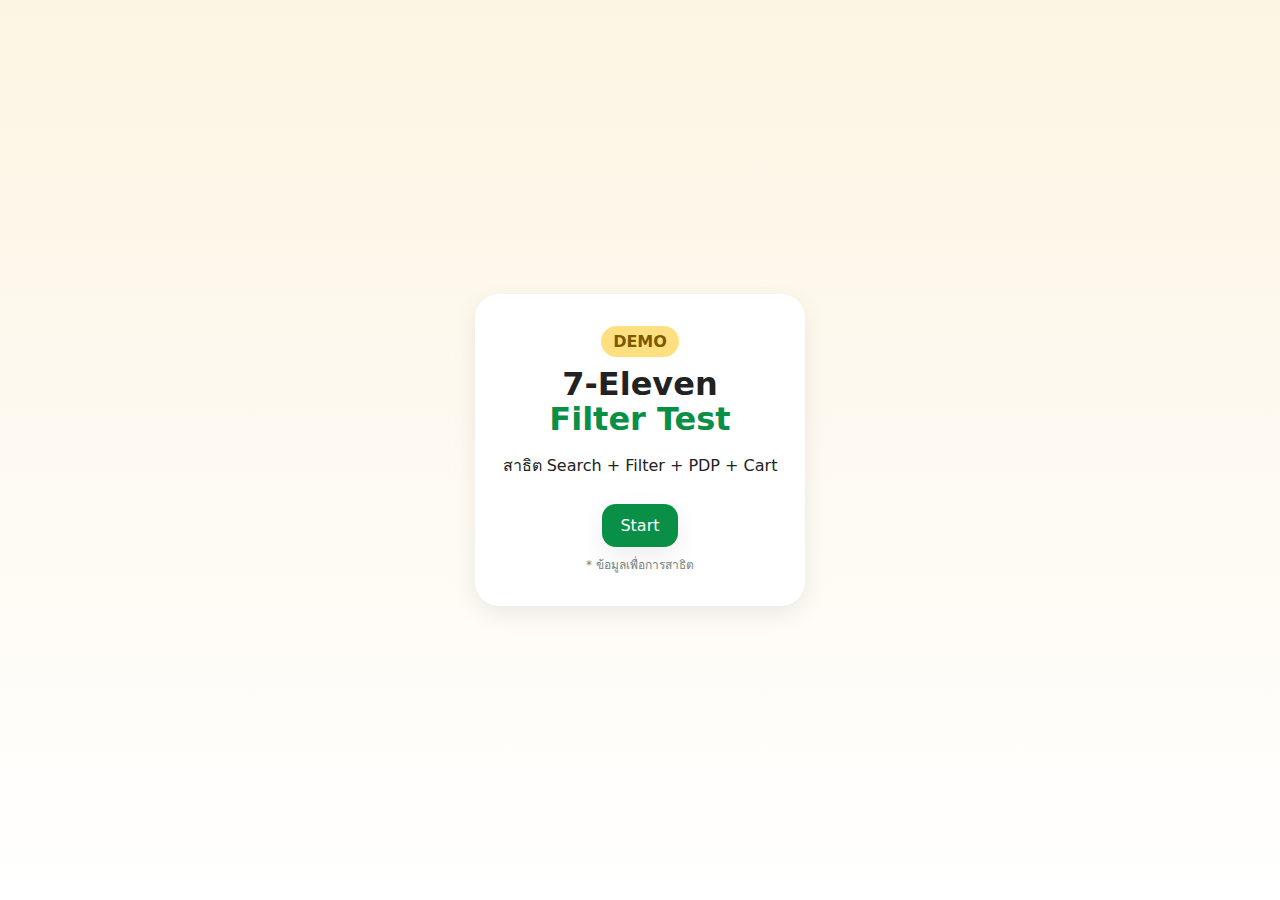
<file: demo/index.html>
<!doctype html>
<html lang="th">
<head>
  <meta charset="utf-8" />
  <meta name="viewport" content="width=device-width, initial-scale=1" />
  <title>7-Eleven • Food Filter Demo (Phase 3)</title>
  <link rel="stylesheet" href="styles/main.css" />
</head>
<body>
  <!-- Landing -->
  <section id="landing" class="landing">
    <div class="landing-inner">
      <div class="badge">DEMO</div>
      <h1>7-Eleven<br><span>Filter Test</span></h1>
      <p>สาธิต Search + Filter + PDP + Cart</p>
      <a id="startBtn" class="cta" href="#app" role="button" aria-controls="app">Start</a>
      <div class="tip">* ข้อมูลเพื่อการสาธิต</div>
    </div>
  </section>

  <!-- APP -->
  <section id="app" class="app hidden" tabindex="-1">
    <header class="topbar">
      <div class="brand">7-Delivery</div>
      <button id="cartBtn" class="icon-btn cart" title="ตะกร้า">
        <img src="assets/basket.png" class="icon-img" alt="cart" />
        <span id="cartBadge" class="badge count hide">0</span>
      </button>
    </header>

    <main class="container">
      <section class="searchbar">
        <input id="searchInput" type="text" placeholder="ค้นหาอาหาร… เช่น ข้าวไก่, เส้นหมู, นม" />
        <button id="filterBtn" class="icon-btn" title="ฟิลเตอร์">
          <img src="assets/filter.png" class="icon-img" alt="filter" />
        </button>
      </section>

      <section class="chips">
        <button class="chip" data-chip="promo">มีโปร</button>
      </section>

      <section id="activeSummary" class="summary hide"></section>

      <section class="tabs">
        <button class="tab active">อาหาร</button>
        <button class="tab disabled">ขนม (Coming soon)</button>
        <button class="tab disabled">ของใช้ (Coming soon)</button>
      </section>

      <div class="toolbar">
        <label>จัดเรียง
          <select id="sortSelect">
            <option value="recommended">แนะนำ</option>
            <option value="price_asc">ราคาต่ำ→สูง</option>
            <option value="price_desc">ราคาสูง→ต่ำ</option>
            <option value="promo_first">โปรมาก่อน</option>
          </select>
        </label>
      </div>

      <section id="results" class="grid"></section>

      <template id="cardTpl">
        <article class="card clickable">
          <div class="thumb"><div class="ph">IMG</div></div>
          <h4 class="title"></h4>
          <div class="meta">
            <span class="price"></span>
            <span class="badge promo hide">โปร</span>
          </div>
        </article>
      </template>
    </main>

    <!-- Filter Panel -->
    <aside id="panel" class="panel">
      <div class="panel-header">
        <strong>ฟิลเตอร์</strong>
        <button id="closePanel" class="icon-btn">✖</button>
      </div>
      <div class="panel-content">
        <div class="group">
          <div class="group-title">หมวดหลัก</div>
          <label><input type="checkbox" name="category" value="พร้อมทาน" /> พร้อมทาน</label>
          <label><input type="checkbox" name="category" value="ทานเล่น" /> ทานเล่น</label>
          <label><input type="checkbox" name="category" value="สำเร็จรูป" /> สำเร็จรูป</label>
        </div>
        <div class="group">
          <div class="group-title">โปรตีน</div>
          <label><input type="checkbox" name="protein" value="ไก่" /> ไก่</label>
          <label><input type="checkbox" name="protein" value="หมู" /> หมู</label>
          <label><input type="checkbox" name="protein" value="ปลา" /> ปลา</label>
          <label><input type="checkbox" name="protein" value="วัว" /> วัว</label>
          <label><input type="checkbox" name="protein" value="ไม่มีเนื้อสัตว์" /> ไม่มีเนื้อสัตว์</label>
        </div>
        <div class="group">
          <div class="group-title">ฐานอาหาร</div>
          <label><input type="checkbox" name="base" value="ข้าว" /> ข้าว</label>
          <label><input type="checkbox" name="base" value="เส้น" /> เส้น</label>
        </div>
        <div class="group">
          <div class="group-title">ราคา</div>
          <label><input type="radio" name="price" value="" checked /> ทั้งหมด</label>
          <label><input type="radio" name="price" value="lte30" /> ≤ 30</label>
          <label><input type="radio" name="price" value="31to50" /> 31–50</label>
          <label><input type="radio" name="price" value="gt50" /> > 50</label>
        </div>
        <div class="group">
          <div class="group-title">โปรโมชัน</div>
          <label><input type="checkbox" name="promo" value="has" /> มีโปร</label>
        </div>
      </div>
      <div class="panel-actions">
        <button id="resetBtn" class="ghost">ล้างทั้งหมด</button>
        <button id="applyBtn" class="primary">นำไปใช้</button>
      </div>
    </aside>

    <!-- PDP Bottom Sheet -->
    <section id="pdp" class="sheet hidden" aria-modal="true" role="dialog">
      <div class="sheet-inner">
        <div class="sheet-header">
          <button id="pdpClose" class="icon-btn">✖</button>
        </div>
        <div class="pdp-hero"><div class="hero-img">IMG</div></div>
        <div class="pdp-body">
          <h2 id="pdpTitle"></h2>
          <div class="price-line"><span id="pdpPrice"></span></div>

          <div id="pdpHeat" class="opt-group hidden">
            <div class="opt-title">เลือก</div>
            <div class="seg">
              <button class="seg-btn" data-heat="อุ่น">อุ่น</button>
              <button class="seg-btn" data-heat="ไม่อุ่น">ไม่อุ่น</button>
            </div>
          </div>

          <div id="pdpSauce" class="opt-group hidden">
            <div class="opt-title">ซอส</div>
            <div id="sauceList" class="seg"></div>
          </div>

          <div id="pdpAddons" class="opt-group hidden">
            <div class="opt-title">ตัวเลือกเพิ่ม</div>
            <div id="addonList" class="check-list"></div>
          </div>

          <div class="pdp-qty">
            <button id="qtyMinus" class="qty">−</button>
            <span id="qtyVal">1</span>
            <button id="qtyPlus" class="qty">+</button>
          </div>

          <button id="addToCart" class="cta wide">ใส่ตะกร้า</button>
        </div>

        <div class="pdp-reco">
          <h3>สินค้าที่คุณอาจจะชอบ</h3>
          <div id="recoList" class="grid small"></div>
        </div>
      </div>
      <div class="sheet-backdrop"></div>
    </section>

    <!-- Cart Drawer -->
    <aside id="cart" class="cart-drawer">
      <div class="cart-head">
        <strong>ตะกร้า</strong>
        <button id="cartClose" class="icon-btn">✖</button>
      </div>
      <div id="cartItems" class="cart-body"></div>
      <div class="cart-foot">
        <div id="cartTotal" class="total">รวม: ฿0</div>
        <button id="checkoutBtn" class="primary full">ดำเนินการชำระเงิน</button>
      </div>
    </aside>
  </section>

  <!-- ✅ เรียงลำดับสคริปต์ให้ถูก และโหลดครั้งเดียว -->
  <script src="scripts/config.js"></script>
  <script src="scripts/data-source.js"></script>
  <script src="scripts/app.js"></script>
</body>
</html>
</file>
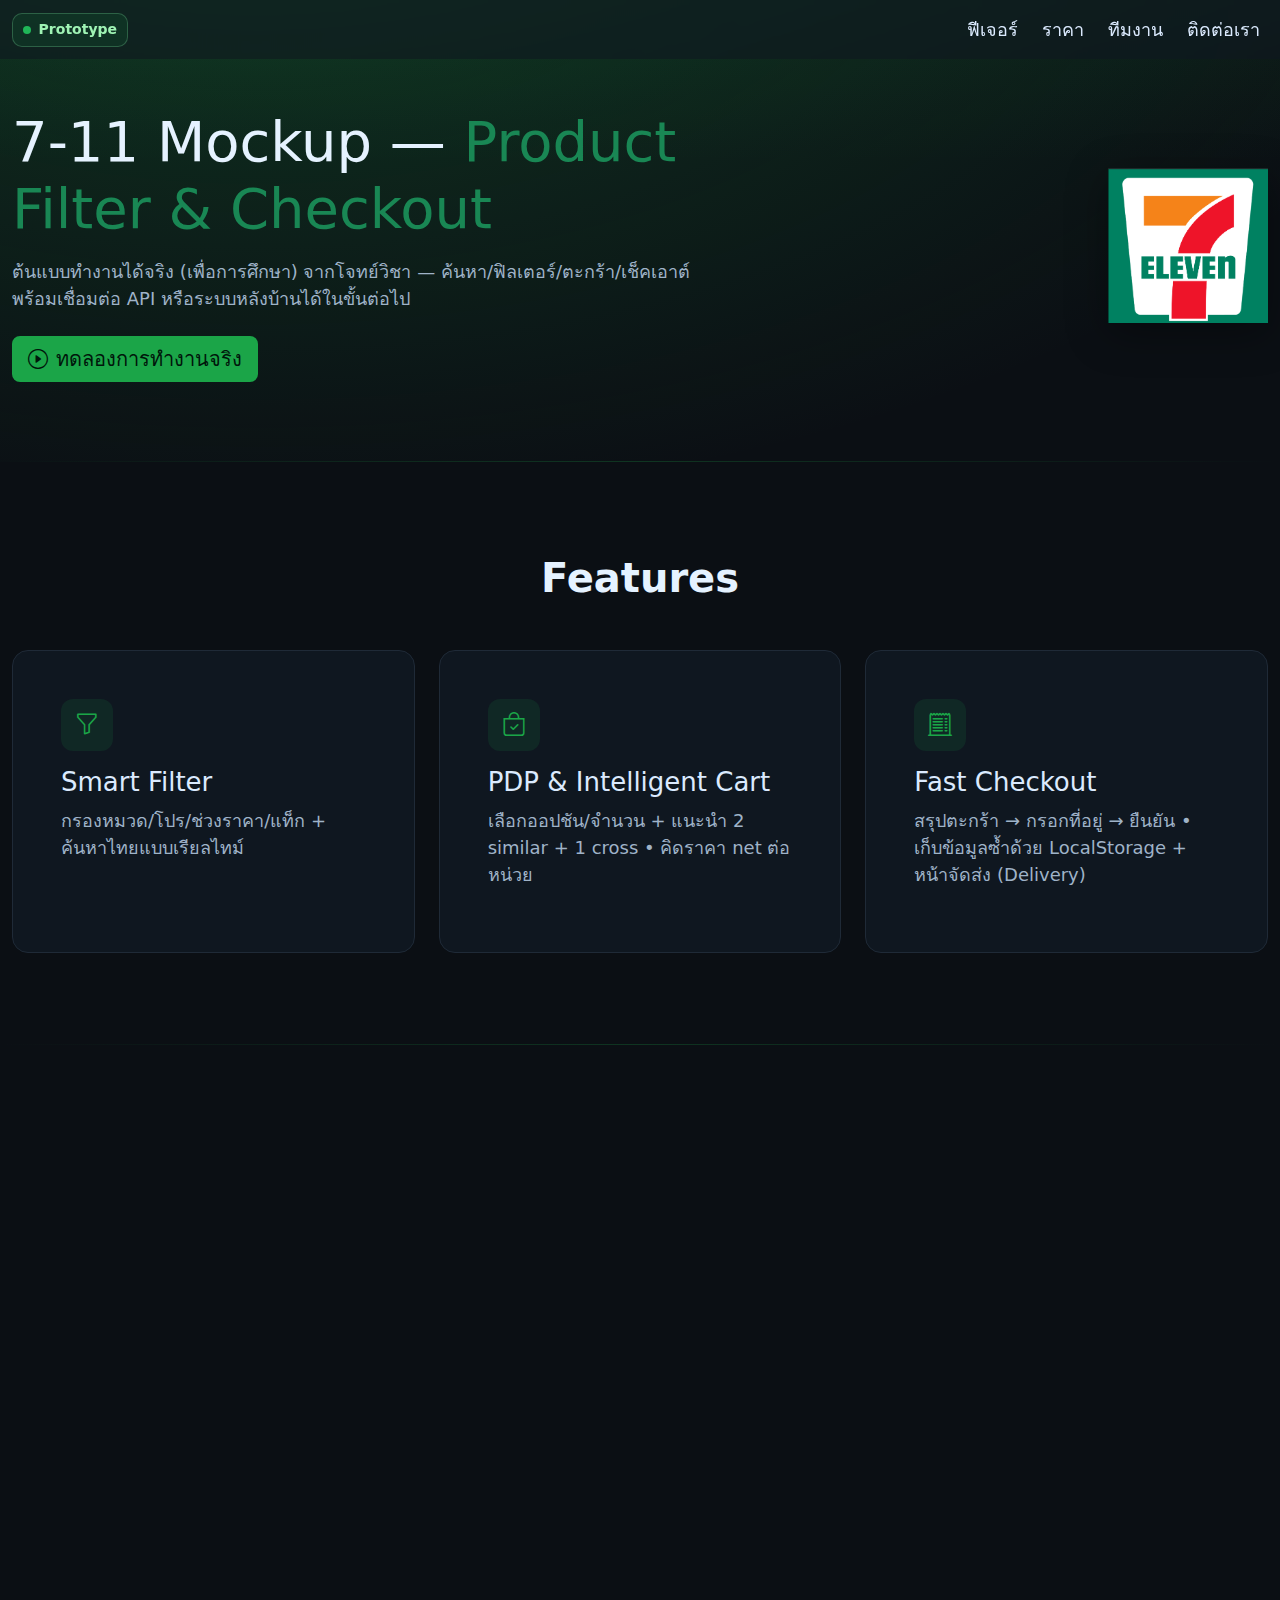
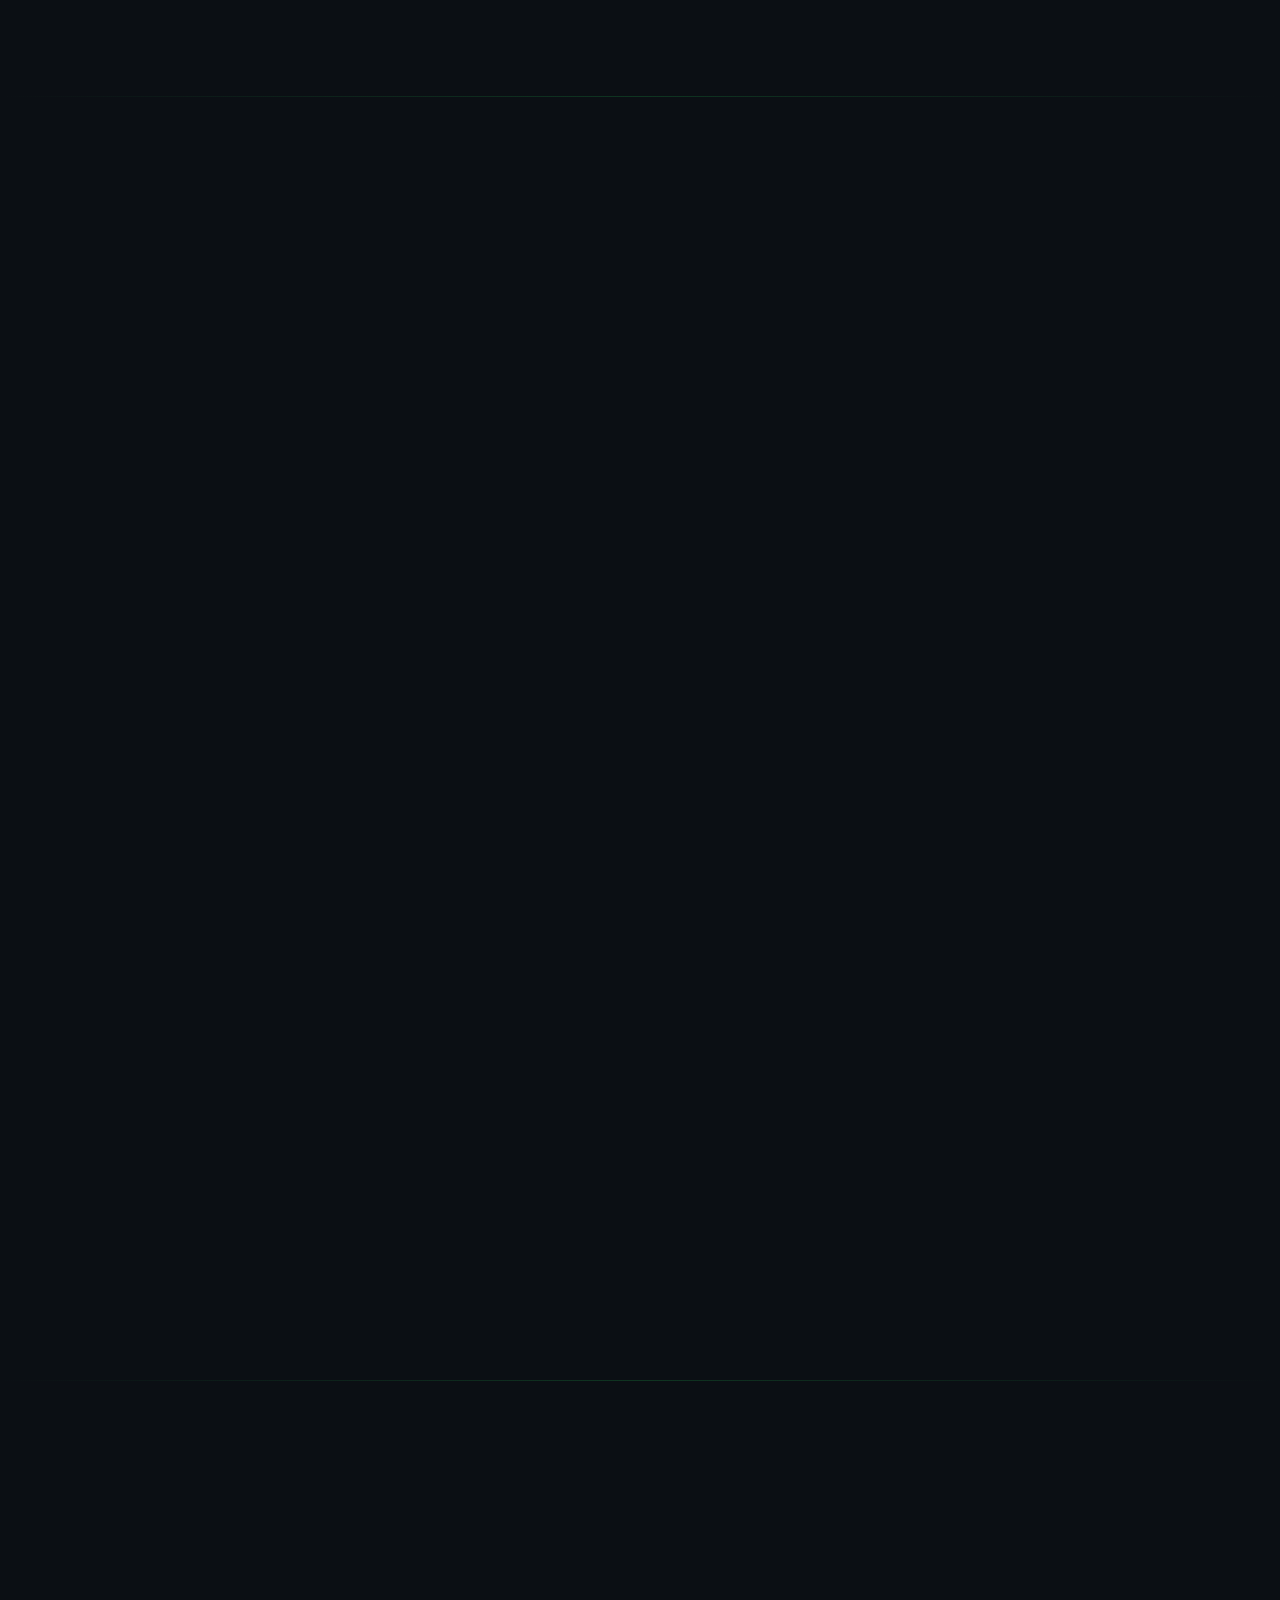
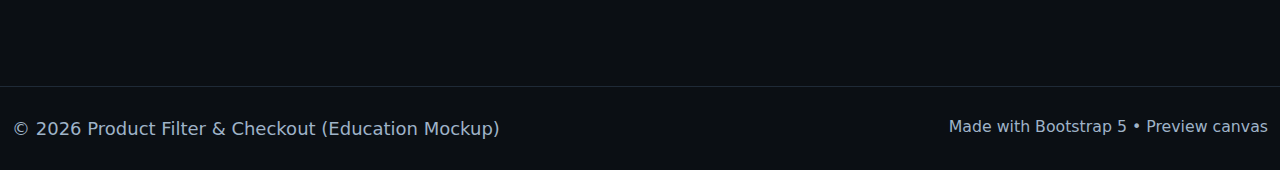
<file: landing/index.html>
<!doctype html>
<html lang="th">
<head>
  <meta charset="utf-8" />
  <meta name="viewport" content="width=device-width, initial-scale=1" />
  <title>7-11 Mockup — Product Filter & Checkout</title>

  <!-- Bootstrap 5 -->
  <link href="https://cdn.jsdelivr.net/npm/bootstrap@5.3.3/dist/css/bootstrap.min.css" rel="stylesheet">
  <link href="https://cdn.jsdelivr.net/npm/bootstrap-icons@1.11.3/font/bootstrap-icons.css" rel="stylesheet">

  <style>
    :root{
      --brand:#1BA548; --accent:#F36E21; --ink:#e5f2ff; --muted:#9fb3c8;
      --bg:#0b0f14; --card:#0f1720; --border:#1f2a37;
      --h1:clamp(36px,4.5vw,56px); --h2:clamp(28px,3.2vw,40px);
      --h3:clamp(20px,2.4vw,26px); --body:clamp(15px,1.6vw,18px); --small:clamp(13px,1.2vw,14.5px);
    }
    html{ scroll-behavior:smooth }
    body{ font-family:"Poppins",system-ui,-apple-system,Segoe UI,Roboto,"Noto Sans Thai",sans-serif; color:var(--ink); background:var(--bg); font-size:var(--body) }
    h1{ font-size:var(--h1) } h2{ font-size:var(--h2) } h3,h4,h5{ font-size:var(--h3) }

    .navbar{ background:rgba(15,23,32,.6); backdrop-filter:blur(6px) }
    .navbar .nav-link{ color:#dbeafe }
    .navbar .nav-link.active, .navbar .nav-link:hover{ color:#fff }
    .navbar-nav{ gap:.5rem }
    .navbar .navbar-brand{ padding:0 }

    .brand-pill{
      display:inline-flex; align-items:center; gap:.5rem;
      padding:.35rem .6rem; border-radius:10px;
      background:rgba(27,165,72,.12); color:#9ff3b4;
      border:1px solid rgba(134,239,172,.25); font-weight:600; font-size:14px;
    }
    .brand-dot{ width:8px; height:8px; border-radius:50%; background:#22c55e; opacity:.9 }

    .btn-brand{ background:var(--brand); border:none; color:#00160b }
    .btn-brand:hover{ filter:brightness(1.06); color:#00160b }
    .btn-accent{ background:var(--accent); border:none; color:#2b0a00 }
    .text-muted{ color:var(--muted)!important }

    .hero{ padding:108px 0 80px; background:
      radial-gradient(1200px 600px at 20% -20%, rgba(27,165,72,.25), transparent),
      linear-gradient(180deg, rgba(27,165,72,.08), transparent 35%) }

    .section{ padding:92px 0; position:relative }
    .section:before{ content:""; position:absolute; inset:auto 0 100%; height:1px;
      background:linear-gradient(90deg, transparent, rgba(27,165,72,.25), transparent) }
    .section-title{ font-weight:700; margin-bottom:12px }

    .card{ background:var(--card); border:1px solid var(--border); color:#dbeafe;
      transition:transform .18s ease, box-shadow .18s ease, border-color .18s ease }
    .rounded-4{ border-radius:1rem!important }
    .icon-pill{ width:52px; height:52px; display:grid; place-items:center; border-radius:12px;
      background:rgba(27,165,72,.12); color:var(--brand) }
    .price{ font-size:clamp(30px,3.2vw,40px); font-weight:700 }
    .footer{ border-top:1px solid var(--border); padding:28px 0; color:#9fb3c8 }
    a{ text-decoration:none }

    .card.hoverable:hover, .card.hoverable:focus-within{ transform:translateY(-4px);
      box-shadow:0 12px 28px rgba(0,0,0,.35); border-color:rgba(27,165,72,.35) }
    .card.hoverable:focus-within{ outline:2px solid rgba(27,165,72,.4); outline-offset:2px }

    .reveal{ opacity:0; transform:translateY(12px) scale(.98); transition:opacity .28s, transform .28s }
    .reveal.in{ opacity:1; transform:none }
    @media (prefers-reduced-motion: reduce){ .card, .reveal{ transition:none!important } }

    .team-grid{ display:grid; grid-template-columns:repeat(3,1fr); gap:16px }
    @media (max-width:991px){ .team-grid{ grid-template-columns:repeat(2,1fr) } }
    @media (max-width:575px){ .team-grid{ grid-template-columns:1fr } }

    /* GitHub chip */
    .team-card .media-wrap{ position:relative; }
    .team-card .media-wrap img{
      aspect-ratio:1/1; object-fit:cover; width:100%;
      border-radius:.75rem;
    }
    .gh-chip{
      position:absolute; right:10px; bottom:10px;
      display:inline-flex; align-items:center; justify-content:center;
      width:40px; height:40px; border-radius:10px;
      background:rgba(11,17,24,.75);
      border:1px solid rgba(134,239,172,.25);
      color:#dbeafe; backdrop-filter:blur(6px);
      transition:transform .18s ease, filter .18s ease, background .18s ease, border-color .18s ease;
      z-index:2;
    }
    .gh-chip:hover, .gh-chip:focus{
      transform:translateY(-1px);
      background:rgba(27,165,72,.18);
      border-color:rgba(27,165,72,.45);
      outline:none; color:#eaf6ff;
    }
    .gh-chip:active{ transform:translateY(0) }
    .gh-chip .bi{ font-size:1.1rem }
    @media (max-width:575px){
      .gh-chip{ width:44px; height:44px; right:12px; bottom:12px }
    }
  </style>
</head>
<body>

  <!-- NAV -->
  <nav class="navbar navbar-expand-lg fixed-top">
    <div class="container-xxl">
      <a class="navbar-brand" href="#home" aria-label="Prototype">
        <span class="brand-pill"><span class="brand-dot"></span> Prototype</span>
      </a>

      <button class="navbar-toggler" type="button" data-bs-toggle="collapse" data-bs-target="#nav" aria-controls="nav" aria-expanded="false" aria-label="Toggle navigation">
        <span class="navbar-toggler-icon"></span>
      </button>

      <div class="collapse navbar-collapse" id="nav">
        <ul class="navbar-nav ms-auto mb-2 mb-lg-0">
          <li class="nav-item"><a class="nav-link" href="#features">ฟีเจอร์</a></li>
          <li class="nav-item"><a class="nav-link" href="#pricing">ราคา</a></li>
          <li class="nav-item"><a class="nav-link" href="#team">ทีมงาน</a></li>
          <li class="nav-item"><a class="nav-link" href="#contact">ติดต่อเรา</a></li>
        </ul>
      </div>
    </div>
  </nav>

  <!-- HERO -->
  <header class="hero" id="home">
    <div class="container-xxl">
      <div class="row align-items-center g-4">
        <div class="col-lg-7">
          <h1 class="mb-3">7-11 Mockup — <span class="text-success">Product Filter & Checkout</span></h1>
          <p class="text-muted mb-4">ต้นแบบทำงานได้จริง (เพื่อการศึกษา) จากโจทย์วิชา — ค้นหา/ฟิลเตอร์/ตะกร้า/เช็คเอาต์ พร้อมเชื่อมต่อ API หรือระบบหลังบ้านได้ในขั้นต่อไป</p>
          <div class="d-flex gap-2">
            <a class="btn btn-brand btn-lg" href="../demo/index.html">
              <i class="bi bi-play-circle me-2"></i>ทดลองการทำงานจริง
            </a>
          </div>
        </div>

        <div class="col-lg-5 d-none d-lg-flex justify-content-end">
          <img src="../demo/assets/images/brand/7-11-logo.png" alt="7-Eleven Logo" class="img-fluid"
               style="max-width:160px; filter:drop-shadow(0 10px 20px rgba(0,0,0,.35));">
        </div>
      </div>

      <div class="d-lg-none text-center mt-4">
        <img src="../demo/assets/images/brand/7-11-logo.png" alt="7-Eleven Logo"
             style="max-width:96px; filter:drop-shadow(0 6px 12px rgba(0,0,0,.35));">
      </div>
    </div>
  </header>

  <!-- FEATURES -->
  <section class="section" id="features">
    <div class="container-xxl">
      <div class="text-center mb-5 reveal"><h2 class="section-title">Features</h2></div>
      <div class="row g-4">
        <div class="col-md-6 col-lg-4">
          <div class="card h-100 rounded-4 p-5 hoverable reveal">
            <div class="icon-pill mb-3"><i class="bi bi-funnel fs-4"></i></div>
            <h5 class="mb-2">Smart Filter</h5>
            <p class="text-muted">กรองหมวด/โปร/ช่วงราคา/แท็ก + ค้นหาไทยแบบเรียลไทม์</p>
          </div>
        </div>
        <div class="col-md-6 col-lg-4">
          <div class="card h-100 rounded-4 p-5 hoverable reveal">
            <div class="icon-pill mb-3"><i class="bi bi-bag-check fs-4"></i></div>
            <h5 class="mb-2">PDP & Intelligent Cart</h5>
            <p class="text-muted">เลือกออปชัน/จำนวน + แนะนำ 2 similar + 1 cross • คิดราคา net ต่อหน่วย</p>
          </div>
        </div>
        <div class="col-md-6 col-lg-4">
          <div class="card h-100 rounded-4 p-5 hoverable reveal">
            <div class="icon-pill mb-3"><i class="bi bi-receipt-cutoff fs-4"></i></div>
            <h5 class="mb-2">Fast Checkout</h5>
            <p class="text-muted">สรุปตะกร้า → กรอกที่อยู่ → ยืนยัน • เก็บข้อมูลซ้ำด้วย LocalStorage + หน้าจัดส่ง (Delivery)</p>
          </div>
        </div>
      </div>
    </div>
  </section>

  <!-- PRICING -->
  <section class="section" id="pricing">
    <div class="container-xxl">
      <div class="text-center mb-5 reveal"><h2 class="section-title">Pricing</h2></div>
      <div class="row g-4 justify-content-center">
        <div class="col-md-6 col-lg-5">
          <div class="card rounded-4 p-5 h-100 hoverable reveal">
            <div class="mb-2 text-success fw-semibold">Mockup Free</div>
            <div class="price mb-1">ฟรี</div>
            <div class="text-muted mb-3">Front-end Only (Prototype)</div>
            <ul class="text-muted small mb-4">
              <li>ดูเดโมการทำงานจริง</li>
              <li>โค้ดพร้อมเชื่อม API/Back-end</li>
              <li>สำหรับการศึกษา/พรีเซนต์</li>
            </ul>
            <a class="btn btn-outline-success w-100" href="https://github.com/luioluil/7-11mockuptest-99.9-" target="_blank" rel="noopener">
              <i class="bi bi-github me-2"></i>ไปที่ GitHub (ดาวน์โหลดโค้ด)
            </a>
          </div>
        </div>
        <div class="col-md-6 col-lg-5">
          <div class="card rounded-4 p-5 h-100 border-success hoverable reveal">
            <div class="mb-2 text-success fw-semibold">Configured Package</div>
            <div class="price mb-1">฿1,500</div>
            <div class="text-muted mb-3">ครั้งเดียว</div>
            <ul class="text-muted small mb-4">
              <li>คอนฟิกให้ตามบริบทร้านค้า</li>
              <li>เชื่อม API + ระบบหลังบ้าน</li>
              <li>ทีมซัพพอร์ตพร้อม</li>
            </ul>
            <a class="btn btn-brand w-100" href="#contact">ขอเดโมแบบคอนฟิก</a>
          </div>
        </div>
      </div>
    </div>
  </section>

  <!-- TEAM -->
  <section class="section" id="team">
    <div class="container-xxl">
      <div class="text-center mb-4 reveal">
        <h2 class="section-title">ทีมงาน</h2>
      </div>

      <div class="team-grid">

        <!-- Nattawat -->
        <div class="card rounded-4 p-3 team-card hoverable reveal">
          <div class="media-wrap mb-2">
            <img class="w-100" alt="Nattawat" src="../demo/assets/images/team/nattawat.jpg">
            <a class="gh-chip" href="https://github.com/luioluil" target="_blank" rel="noopener"
               aria-label="Open Nattawat's GitHub"><i class="bi bi-github" aria-hidden="true"></i></a>
          </div>
          <div class="fw-semibold">Nattawat Aumyat</div>
          <div class="text-muted small">Product & FE Lead</div>
          <button type="button" class="btn btn-outline-success btn-sm mt-2" data-bs-toggle="modal" data-bs-target="#m1">ดูรายละเอียด</button>
        </div>

        <!-- Kongpop -->
        <div class="card rounded-4 p-3 team-card hoverable reveal">
          <div class="media-wrap mb-2">
            <img class="w-100" alt="Kongpop Suksap" src="../demo/assets/images/team/team-friend-a.jpg">
            <a class="gh-chip" href="https://github.com/kongpop2238/" target="_blank" rel="noopener"
               aria-label="Open Kongpop's GitHub" title="เติมลิงก์ GitHub ของ Kongpop"><i class="bi bi-github"></i></a>
          </div>
          <div class="fw-semibold">Kongpop Suksap</div>
          <div class="text-muted small">UI/UX Designer</div>
          <button type="button" class="btn btn-outline-success btn-sm mt-2" data-bs-toggle="modal" data-bs-target="#m2">ดูรายละเอียด</button>
        </div>

        <!-- Sanucha -->
        <div class="card rounded-4 p-3 team-card hoverable reveal">
          <div class="media-wrap mb-2">
            <img class="w-100" alt="Sanucha Sondech" src="../demo/assets/images/team/team-friend-b.jpg">
            <a class="gh-chip" href="https://github.com/SanuchaSondech" target="_blank" rel="noopener"
               aria-label="Open Sanucha's GitHub" title="เติมลิงก์ GitHub ของ Sanucha"><i class="bi bi-github"></i></a>
          </div>
          <div class="fw-semibold">Sanucha Sondech</div>
          <div class="text-muted small">Project Strategist & System Planner</div>
          <button type="button" class="btn btn-outline-success btn-sm mt-2" data-bs-toggle="modal" data-bs-target="#m3">ดูรายละเอียด</button>
        </div>

        <!-- Thanachaporn -->
        <div class="card rounded-4 p-3 team-card hoverable reveal">
          <div class="media-wrap mb-2">
            <img class="w-100" alt="Thanachaporn Chuaynak" src="../demo/assets/images/team/team-friend-c.jpg">
            <a class="gh-chip" href="https://github.com/thanachapornchuaynak" target="_blank" rel="noopener"
               aria-label="Open Thanachaporn's GitHub" title="เติมลิงก์ GitHub ของ Thanachaporn"><i class="bi bi-github"></i></a>
          </div>
          <div class="fw-semibold">Thanachaporn Chuaynak</div>
          <div class="text-muted small">Backend Engineer & Technical Support</div>
          <button type="button" class="btn btn-outline-success btn-sm mt-2" data-bs-toggle="modal" data-bs-target="#m4">ดูรายละเอียด</button>
        </div>

        <!-- Kasidate -->
        <div class="card rounded-4 p-3 team-card hoverable reveal">
          <div class="media-wrap mb-2">
            <img class="w-100" alt="Kasidate Kookid" src="../demo/assets/images/team/team-friend-d.jpg">
            <a class="gh-chip" href="https://github.com/kasidate-kookid" target="_blank" rel="noopener"
               aria-label="Open Kasidate's GitHub" title="เติมลิงก์ GitHub ของ Kasidate"><i class="bi bi-github"></i></a>
          </div>
          <div class="fw-semibold">Kasidate Kookid</div>
          <div class="text-muted small">Data Analyst & Research Lead</div>
          <button type="button" class="btn btn-outline-success btn-sm mt-2" data-bs-toggle="modal" data-bs-target="#m5">ดูรายละเอียด</button>
        </div>

        <!-- Anut -->
        <div class="card rounded-4 p-3 team-card hoverable reveal">
          <div class="media-wrap mb-2">
            <img class="w-100" alt="Anut Hlikia" src="../demo/assets/images/team/team-friend-e.jpg">
            <a class="gh-chip" href="https://github.com/AnutTonkla/" target="_blank" rel="noopener"
               aria-label="Open Anut's GitHub" title="เติมลิงก์ GitHub ของ Anut"><i class="bi bi-github"></i></a>
          </div>
          <div class="fw-semibold">Anut Hlikia</div>
          <div class="text-muted small">Project Coordinator & Documentation Lead</div>
          <button type="button" class="btn btn-outline-success btn-sm mt-2" data-bs-toggle="modal" data-bs-target="#m6">ดูรายละเอียด</button>
        </div>

      </div>
    </div>
  </section>

  <!-- CONTACT -->
  <section class="section" id="contact">
    <div class="container-xxl">
      <div class="row align-items-center g-4">
        <div class="col-lg-6 reveal">
          <h2 class="section-title">อยากลองกับสินค้าของคุณไหม?</h2>
          <form class="row g-2">
            <div class="col-md-8"><input class="form-control form-control-lg" type="email" placeholder="อีเมลของคุณ" required></div>
            <div class="col-md-4 d-grid"><button class="btn btn-brand btn-lg" type="submit">ส่ง</button></div>
          </form>
        </div>
        <div class="col-lg-6 reveal">
          <div class="card rounded-4 p-4">
            <h5 class="mb-3"><i class="bi bi-info-circle me-2"></i>หมายเหตุ</h5>
            <p class="text-muted small mb-0">*เว็บไซต์นี้เป็น mockup เพื่อการศึกษา ไม่เกี่ยวข้องกับ 7-Eleven อย่างเป็นทางการ</p>
          </div>
        </div>
      </div>
    </div>
  </section>

  <footer class="footer">
    <div class="container-xxl d-flex justify-content-between flex-wrap gap-2">
      <div>© <span id="y"></span> Product Filter & Checkout (Education Mockup)</div>
      <div class="small">Made with Bootstrap 5 • Preview canvas</div>
    </div>
  </footer>

  <!-- TEAM DETAIL MODALS -->
  <div class="modal fade" id="m1" tabindex="-1" aria-hidden="true">
    <div class="modal-dialog modal-md modal-dialog-centered">
      <div class="modal-content" style="background:#0b1220; color:#e5f2ff">
        <div class="modal-header border-0">
          <h5 class="modal-title">Nattawat Aumyat — Product & FE Lead</h5>
          <button type="button" class="btn-close btn-close-white" data-bs-dismiss="modal" aria-label="Close"></button>
        </div>
        <div class="modal-body">
          <img src="../demo/assets/images/team/nattawat.jpg" class="rounded-4 w-100 mb-3" alt="Nattawat Aumyat">
          <p>ดูแลการออกแบบและพัฒนาเว็บของทีม ตั้งแต่การวางโครงสร้าง UX/UI ไปจนถึงการพัฒนา Prototype เพื่อใช้ในการนำเสนอจริง มีบทบาทในการเชื่อมต่อแนวคิดจากทุกฝ่ายให้กลายเป็นรูปแบบที่ใช้งานได้จริง สื่อสารไอเดียของทีมออกมาอย่างชัดเจนและเป็นระบบ</p>
        </div>
      </div>
    </div>
  </div>

  <div class="modal fade" id="m2" tabindex="-1" aria-hidden="true">
    <div class="modal-dialog modal-md modal-dialog-centered">
      <div class="modal-content" style="background:#0b1220; color:#e5f2ff">
        <div class="modal-header border-0">
          <h5 class="modal-title">Kongpop Suksap — UI/UX Designer</h5>
          <button type="button" class="btn-close btn-close-white" data-bs-dismiss="modal" aria-label="Close"></button>
        </div>
        <div class="modal-body">
          <img src="../demo/assets/images/team/team-friend-a.jpg" class="rounded-4 w-100 mb-3" alt="Kongpop Suksap">
          <p>ผู้ออกแบบประสบการณ์ผู้ใช้และโครงสร้างอินเทอร์เฟซที่สะท้อนแนวคิดของโปรเจกต์ให้เข้าใจง่าย เป็นผู้สร้างสมดุลระหว่างความสวยงามกับการใช้งานจริง ช่วยให้ภาพรวมของผลิตภัณฑ์มีทั้งอัตลักษณ์และความเป็นมืออาชีพ</p>
        </div>
      </div>
    </div>
  </div>

  <div class="modal fade" id="m3" tabindex="-1" aria-hidden="true">
    <div class="modal-dialog modal-md modal-dialog-centered">
      <div class="modal-content" style="background:#0b1220; color:#e5f2ff">
        <div class="modal-header border-0">
          <h5 class="modal-title">Sanucha Sondech — Project Strategist & System Planner</h5>
          <button type="button" class="btn-close btn-close-white" data-bs-dismiss="modal" aria-label="Close"></button>
        </div>
        <div class="modal-body">
          <img src="../demo/assets/images/team/team-friend-b.jpg" class="rounded-4 w-100 mb-3" alt="Sanucha Sondech">
          <p>ผู้วางแผนและขับเคลื่อนการดำเนินงานของทีม ตั้งแต่การจัดลำดับงาน วางโครงเรื่อง จนถึงการออกแบบแนวทางนำเสนอให้สอดคล้องกับเป้าหมายโครงงาน มีทักษะด้านการจัดการและความเข้าใจเชิงเทคนิคที่ช่วยให้ทุกส่วนทำงานได้อย่างราบรื่นและเป็นระบบ</p>
        </div>
      </div>
    </div>
  </div>

  <div class="modal fade" id="m4" tabindex="-1" aria-hidden="true">
    <div class="modal-dialog modal-md modal-dialog-centered">
      <div class="modal-content" style="background:#0b1220; color:#e5f2ff">
        <div class="modal-header border-0">
          <h5 class="modal-title">Thanachaporn Chuaynak — Backend Engineer</h5>
          <button type="button" class="btn-close btn-close-white" data-bs-dismiss="modal" aria-label="Close"></button>
        </div>
        <div class="modal-body">
          <img src="../demo/assets/images/team/team-friend-c.jpg" class="rounded-4 w-100 mb-3" alt="Thanachaporn Chuaynak">
          <p>ผู้ดูแลระบบฝั่งหลังบ้านและจัดการโครงสร้างข้อมูลให้รองรับการทำงานของเว็บได้เต็มประสิทธิภาพ คอยสนับสนุนทุกฝ่ายในเชิงเทคนิคและช่วยเชื่อมต่อองค์ประกอบทั้งหมดให้สมบูรณ์ในระดับระบบจริง</p>
        </div>
      </div>
    </div>
  </div>

  <div class="modal fade" id="m5" tabindex="-1" aria-hidden="true">
    <div class="modal-dialog modal-md modal-dialog-centered">
      <div class="modal-content" style="background:#0b1220; color:#e5f2ff">
        <div class="modal-header border-0">
          <h5 class="modal-title">Kasidate Kookid — Data / QA</h5>
          <button type="button" class="btn-close btn-close-white" data-bs-dismiss="modal" aria-label="Close"></button>
        </div>
        <div class="modal-body">
          <img src="../demo/assets/images/team/team-friend-d.jpg" class="rounded-4 w-100 mb-3" alt="Kasidate Kookid">
          <p>ผู้วิเคราะห์ข้อมูลและค้นหา insight ที่ทำให้ทีมเข้าใจปัญหาของผู้ใช้จริง เป็นผู้นำด้านการวิจัยและตรวจสอบคุณภาพระบบ เพื่อให้ทุกการออกแบบและพัฒนามีข้อมูลรองรับอย่างมีเหตุผล</p>
        </div>
      </div>
    </div>
  </div>

  <div class="modal fade" id="m6" tabindex="-1" aria-hidden="true">
    <div class="modal-dialog modal-md modal-dialog-centered">
      <div class="modal-content" style="background:#0b1220; color:#e5f2ff">
        <div class="modal-header border-0">
          <h5 class="modal-title">Anut Hlikia — Project Coordinator</h5>
          <button type="button" class="btn-close btn-close-white" data-bs-dismiss="modal" aria-label="Close"></button>
        </div>
        <div class="modal-body">
          <img src="../demo/assets/images/team/team-friend-e.jpg" class="rounded-4 w-100 mb-3" alt="Anut Hlikia">
          <p>ผู้จัดการข้อมูลและเอกสารของทีม ดูแลความต่อเนื่องของงานและการสื่อสารภายในกลุ่ม รับผิดชอบการจัดทำรายงานและตรวจสอบรายละเอียดของการนำเสนอให้ครบถ้วน พร้อมช่วยสนับสนุนในด้านคอนเทนต์และงานออกแบบ</p>
        </div>
      </div>
    </div>
  </div>

  <script>
    // active nav
    const links = document.querySelectorAll('.navbar .nav-link');
    const sections = [...links].map(a => document.querySelector(a.getAttribute('href'))).filter(Boolean);
    const setActive = () => {
      const y = window.scrollY + 100;
      sections.forEach((sec, i) => {
        if (y >= sec.offsetTop && y < sec.offsetTop + sec.offsetHeight) {
          links.forEach(l => l.classList.remove('active'));
          links[i].classList.add('active');
        }
      });
    };
    window.addEventListener('scroll', setActive); setActive();
    document.getElementById('y').textContent = new Date().getFullYear();

    // reveal
    const io = new IntersectionObserver((entries)=>{
      entries.forEach(e=>{ if(e.isIntersecting){ e.target.classList.add('in'); io.unobserve(e.target); }});
    }, { threshold:.12 });
    document.querySelectorAll('.reveal').forEach(el=> io.observe(el));
  </script>

  <script src="https://cdn.jsdelivr.net/npm/bootstrap@5.3.3/dist/js/bootstrap.bundle.min.js"></script>
</body>
</html>
</file>
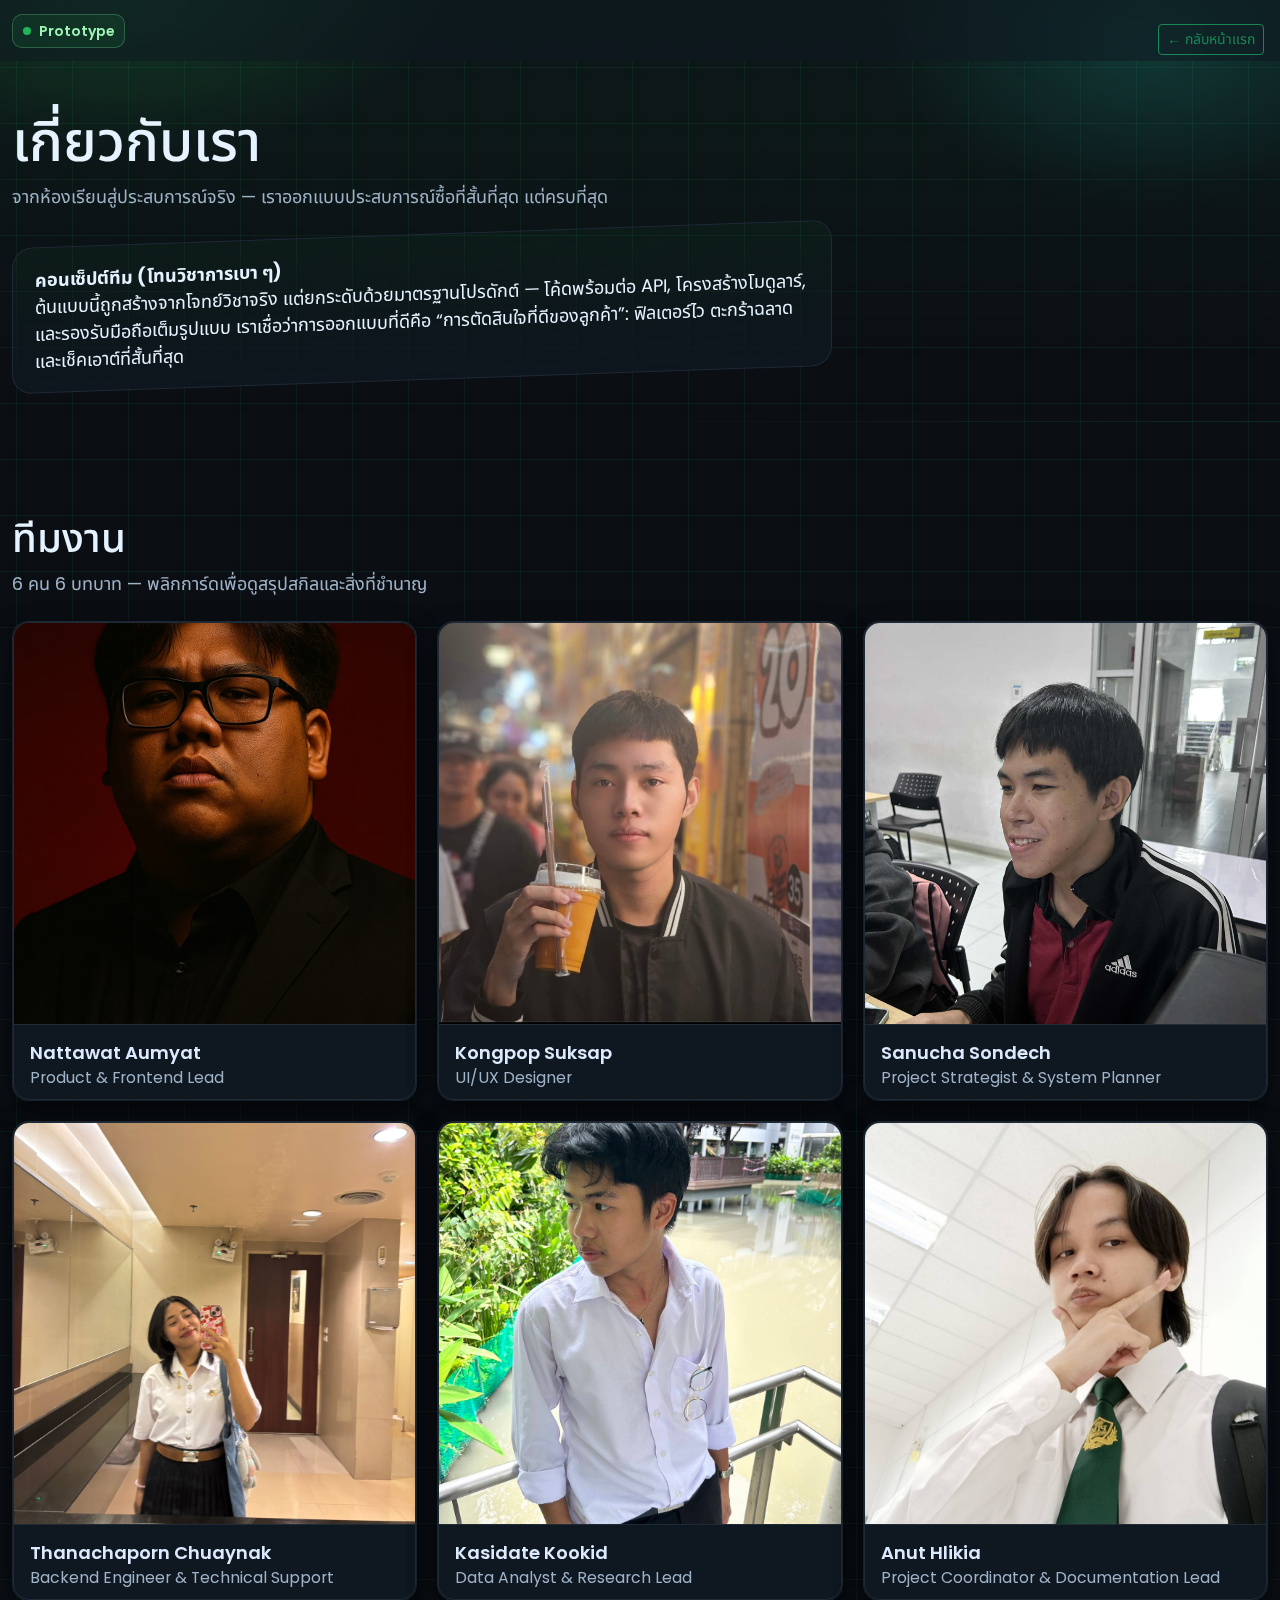
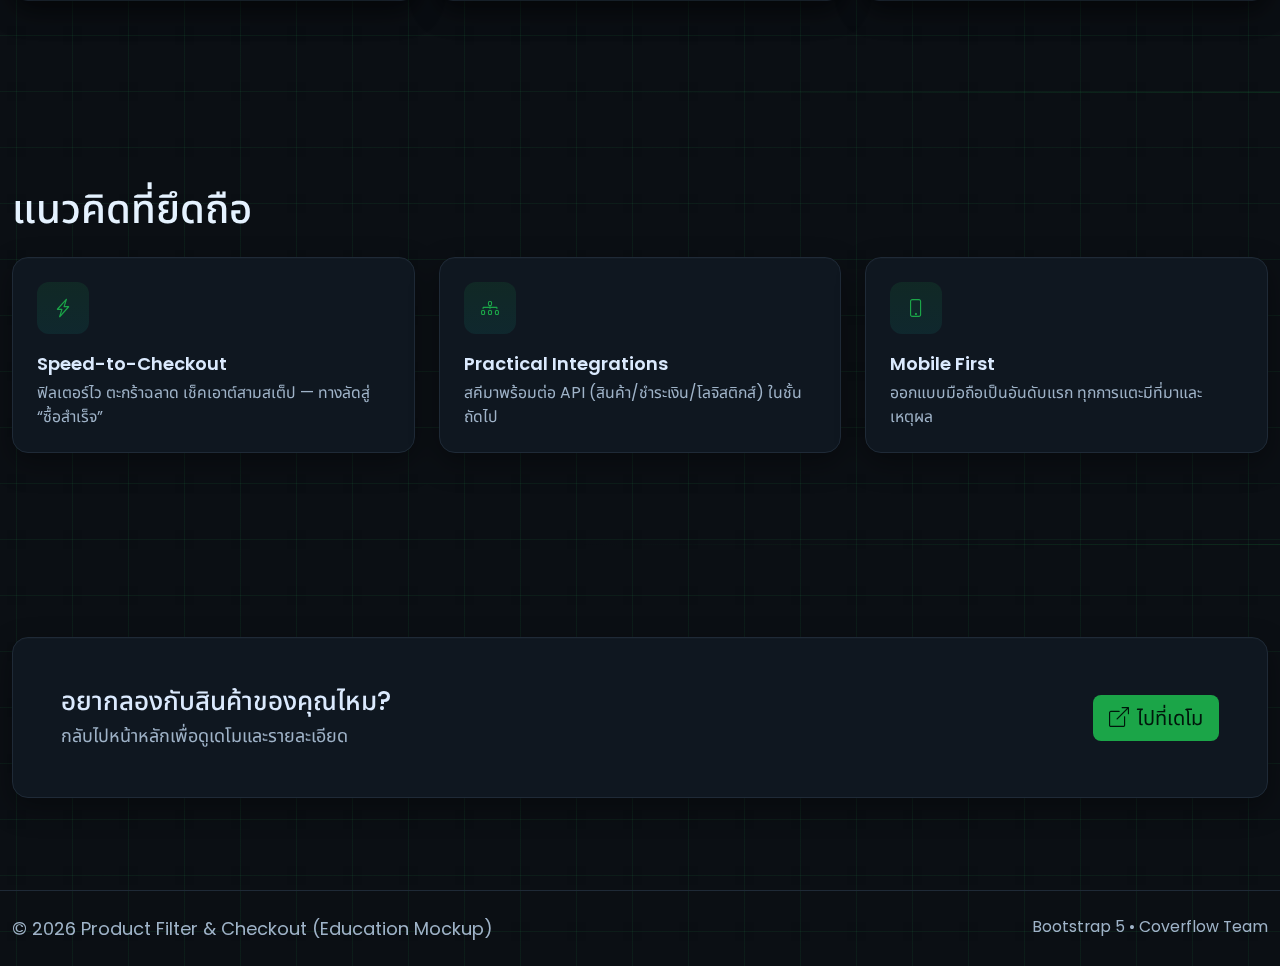
<file: about.html>
<!doctype html>
<html lang="th">
<head>
  <meta charset="utf-8"/>
  <meta name="viewport" content="width=device-width, initial-scale=1"/>
  <title>เกี่ยวกับเรา — 7-11 Mockup</title>
  <base href="./">

  <!-- Libs -->
  <link href="https://cdn.jsdelivr.net/npm/bootstrap@5.3.3/dist/css/bootstrap.min.css" rel="stylesheet">
  <link href="https://cdn.jsdelivr.net/npm/bootstrap-icons@1.11.3/font/bootstrap-icons.css" rel="stylesheet">

  <!-- Fonts -->
  <link rel="preconnect" href="https://fonts.googleapis.com" crossorigin>
  <link rel="preconnect" href="https://fonts.gstatic.com" crossorigin>
  <link href="https://fonts.googleapis.com/css2?family=Noto+Sans+Thai:wght@300;400;600;700&family=Poppins:wght@400;600;700&display=swap" rel="stylesheet">

  <style>
/* วางไว้ต่อท้าย <style> เดิมได้เลย */
.team-grid .flip-card{ 
  height: 480px;                 /* ปรับตามชอบ: 420–520px ก็ได้ */
}
.flip-inner,
.flip-face{
  height: 100%;
}

:root{
  /* ==== Theme: Green + Teal ==== */
  --brand:#1BA548; --accent:#12B8A6;
  --ink:#e5f2ff; --muted:#9fb3c8;
  --bg:#0b0f14; --card:#0f1720; --border:#1f2a37;

  /* Type scale */
  --h1:clamp(36px,4.5vw,56px); --h2:clamp(28px,3.2vw,40px);
  --h3:clamp(20px,2.4vw,26px); --body:clamp(15px,1.6vw,18px);

  /* Motion / radius */
  --shadow-soft:0 10px 28px rgba(0,0,0,.35), 0 1px 0 rgba(255,255,255,.02) inset;
  --radius:16px; --radius-lg:24px; --ease:cubic-bezier(.2,.7,.2,1);
}

html{scroll-behavior:smooth}
body{
  font-family:"Poppins",-apple-system,Segoe UI,Roboto,"Noto Sans Thai",sans-serif;
  color:var(--ink); background:var(--bg); font-size:var(--body);
  position:relative; overflow-x:hidden;
}

/* ===== Global Matrix Grid Glow Background ===== */
.bg-matrix{
  position:fixed; inset:0; z-index:-3; pointer-events:none; opacity:.9;
  background:
    radial-gradient(40% 30% at 10% 0%, rgba(27,165,72,.25), transparent 60%),
    radial-gradient(35% 30% at 90% 5%, rgba(18,184,166,.22), transparent 60%),
    linear-gradient(180deg, rgba(27,165,72,.08), transparent 40%);
  mix-blend-mode:screen;
  animation:bgFloat 22s ease-in-out infinite alternate;
}
.bg-grid{
  position:fixed; inset:-200vh -200vw; z-index:-2; pointer-events:none;
  background:
    repeating-linear-gradient(0deg, rgba(34,197,94,.08) 0 1px, transparent 1px 56px),
    repeating-linear-gradient(90deg, rgba(34,197,94,.08) 0 1px, transparent 1px 56px);
  filter:drop-shadow(0 0 10px rgba(34,197,94,.25));
  animation:gridDrift 40s linear infinite;
}
@keyframes bgFloat{0%{transform:translateY(0)}100%{transform:translateY(-18px)}}
@keyframes gridDrift{0%{transform:translate3d(0,0,0) rotate(0)}100%{transform:translate3d(-180px,-120px,0) rotate(.5deg)}}

/* Navbar */
.navbar{background:rgba(15,23,32,.55); backdrop-filter:blur(8px)}
.brand-pill{display:inline-flex;align-items:center;gap:.5rem;padding:.35rem .6rem;border-radius:10px;background:rgba(27,165,72,.12);color:#9ff3b4;border:1px solid rgba(134,239,172,.25);font-weight:600;font-size:14px}
.brand-dot{width:8px;height:8px;border-radius:50%;background:#22c55e;opacity:.9}
.back-pill{position:absolute;right:16px;top:16px}

/* Buttons / Cards */
.btn-brand{background:var(--brand);border:none;color:#00160b;transition:transform .18s var(--ease), box-shadow .18s var(--ease)}
.btn-brand:hover{filter:brightness(1.06);color:#00160b;box-shadow:0 6px 18px rgba(27,165,72,.35)}
.btn-outline-success:hover{box-shadow:0 6px 18px rgba(27,165,72,.25)}
.card{background:var(--card);border:1px solid var(--border);color:#dbeafe;border-radius:var(--radius);box-shadow:var(--shadow-soft);transition:transform .18s var(--ease), box-shadow .18s var(--ease), border-color .18s var(--ease)}
.card.hoverable:hover{transform:translateY(-4px);box-shadow:0 16px 40px rgba(0,0,0,.4);border-color:rgba(27,165,72,.35)}
.text-muted{color:var(--muted)!important}

/* Sections + animated divider */
.section{padding:92px 0;position:relative}
.section:before{
  content:"";position:absolute;left:0;right:0;top:-1px;height:1px;
  background:linear-gradient(90deg,transparent,rgba(27,165,72,0) 15%, rgba(27,165,72,.35) 50%, rgba(27,165,72,0) 85%,transparent);
  background-size:300% 100%; animation:morphLine 8s linear infinite;
}
@keyframes morphLine{ 0%{background-position:0% 0} 100%{background-position:300% 0} }

/* HERO */
.hero{position:relative;padding:108px 0 42px;overflow:hidden;isolation:isolate}
.hero .skew-note{transform:skewY(-2deg);background:linear-gradient(180deg, rgba(27,165,72,.06), rgba(15,23,32,.9));border:1px solid var(--border);border-radius:20px;padding:18px 22px;max-width:820px}
h1{font-size:var(--h1)} h2{font-size:var(--h2)} h3{font-size:var(--h3)}

/* === Team: Flip/Reveal Cards === */
.team-grid{
  display:grid;
  grid-template-columns:repeat(3, minmax(0,1fr));
  gap:20px;
}
@media (max-width: 992px){ .team-grid{ grid-template-columns:repeat(2, minmax(0,1fr)); } }
@media (max-width: 576px){ .team-grid{ grid-template-columns:1fr; } }

.flip-card{ perspective:1000px; }
.flip-inner{
  position:relative; width:100%; height:100%;
  transform-style:preserve-3d;
  transition: transform .6s var(--ease), box-shadow .18s var(--ease);
}
.flip-card:hover .flip-inner{ transform: rotateY(180deg); }
.flip-card.flipped .flip-inner{ transform: rotateY(180deg); } /* mobile/keyboard */

.flip-face{
  position:absolute; inset:0;
  backface-visibility:hidden; -webkit-backface-visibility:hidden;
  border-radius:var(--radius);
  overflow:hidden; display:flex; flex-direction:column;
  background:var(--card); border:1px solid var(--border); color:#dbeafe;
  box-shadow:var(--shadow-soft);
}

/* FRONT */
.flip-front .media{ position:relative; }
.flip-front img{ width:100%; aspect-ratio:1/1; object-fit:cover; border-bottom:1px solid var(--border); }
/* ลบสไตล์ gh-chip เพราะไม่ใช้แล้ว */
.flip-front .meta{ padding:14px 16px; }

/* BACK */
.flip-back{
  transform: rotateY(180deg);
  padding:18px;
  background:linear-gradient(180deg, rgba(27,165,72,.06), rgba(15,23,32,.92));
}
.flip-back .tag{ display:inline-flex; gap:8px; align-items:center; padding:6px 10px;
  border:1px solid var(--border); border-radius:12px; margin-bottom:10px; }
.flip-back .actions{ margin-top:auto; display:flex; gap:8px; }
.flip-back .actions .btn{ flex:1; }

/* Values icon pill */
.icon-pill{width:52px;height:52px;display:grid;place-items:center;border-radius:12px;background:linear-gradient(180deg, rgba(27,165,72,.12), rgba(18,184,166,.10));color:var(--brand)}

/* Reduced motion */
@media (prefers-reduced-motion: reduce){
  .hero .skew-note{transform:none}
  .bg-grid,.bg-matrix{animation:none!important}
  .flip-card:hover .flip-inner, .flip-card.flipped .flip-inner{ transform:none!important; }
  .flip-back{ position:relative; transform:none; display:none; }
  .flip-card.flipped .flip-back{ display:flex; }
}

/* ----- Feature cards: always-hint + selected highlight ----- */
.feature-btn{ cursor:pointer; position:relative; }
.feature-hint{ opacity:.9; transform:none; }        /* โชว์ข้อความตลอด */
.feature-btn .icon-pill{ transition:transform .18s var(--ease); }
.feature-btn:where(:hover,:focus-visible) .icon-pill{ transform:scale(1.06); }

/* ไฮไลต์ตอนถูกกด/กำลังเปิดรายละเอียด */
.feature-btn.selected{
  outline:2px solid rgba(27,165,72,.75);
  box-shadow:
    0 0 0 6px rgba(27,165,72,.12),
    0 16px 40px rgba(0,0,0,.45);
  border-color: rgba(27,165,72,.45);
}
.feature-btn.selected .icon-pill{ transform:scale(1.08); }

  </style>
</head>
<body>
  <div class="bg-matrix" aria-hidden="true"></div>
  <div class="bg-grid" aria-hidden="true"></div>

  <!-- Navbar -->
  <nav class="navbar navbar-dark fixed-top">
    <div class="container-xxl position-relative">
      <a class="navbar-brand" href="index.html#home" aria-label="Prototype">
        <span class="brand-pill"><span class="brand-dot"></span> Prototype</span>
      </a>
      <a class="btn btn-outline-success btn-sm back-pill" href="index.html#home">← กลับหน้าแรก</a>
    </div>
  </nav>

  <!-- HERO -->
  <header class="hero">
    <div class="container-xxl">
      <h1 class="mb-2">เกี่ยวกับเรา</h1>
      <p class="text-muted">จากห้องเรียนสู่ประสบการณ์จริง — เราออกแบบประสบการณ์ซื้อที่สั้นที่สุด แต่ครบที่สุด</p>

      <div class="skew-note mt-4">
        <strong>คอนเซ็ปต์ทีม (โทนวิชาการเบา ๆ)</strong><br>
        ต้นแบบนี้ถูกสร้างจากโจทย์วิชาจริง แต่ยกระดับด้วยมาตรฐานโปรดักต์ — โค้ดพร้อมต่อ API, โครงสร้างโมดูลาร์,
        และรองรับมือถือเต็มรูปแบบ เราเชื่อว่าการออกแบบที่ดีคือ “การตัดสินใจที่ดีของลูกค้า”:
        ฟิลเตอร์ไว ตะกร้าฉลาด และเช็คเอาต์ที่สั้นที่สุด
      </div>
    </div>
  </header>

  <!-- TEAM: Flip/Reveal -->
  <section class="section" id="about-team">
    <div class="container-xxl">
      <h2 class="mb-2">ทีมงาน</h2>
      <p class="text-muted mb-4">6 คน 6 บทบาท — พลิกการ์ดเพื่อดูสรุปสกิลและสิ่งที่ชำนาญ</p>

      <div class="team-grid">
        <!-- 1. Nattawat -->
        <div class="flip-card card hoverable">
          <div class="flip-inner">
            <div class="flip-face flip-front">
              <div class="media">
                <img src="demo/assets/images/team/nattawat.jpg"
                     onerror="this.onerror=null;this.src='demo/assets/images/team/nattawat.png'" alt="Nattawat">
              </div>
              <div class="meta">
                <div class="fw-semibold">Nattawat Aumyat</div>
                <div class="text-muted small">Product & Frontend Lead</div>
              </div>
            </div>
            <div class="flip-face flip-back">
              <span class="tag"><i class="bi bi-boxes"></i><span>Product • FE • Motion</span></span>
              <div class="small text-muted mb-2">
                ออกแบบ flow การซื้อให้สั้นที่สุด: ฟิลเตอร์ไว ตะกร้าฉลาด เช็คเอาต์ 3 สเต็ป
                โค้ด FE โมดูลาร์ พร้อมต่อ API
              </div>
              <ul class="small text-muted mb-3" style="padding-left:18px">
                <li>Design → Build → Present</li>
                <li>Performance & A11y เบื้องต้น</li>
              </ul>
              <div class="actions">
                <a class="btn btn-outline-success btn-sm" href="https://github.com/luioluil" target="_blank" rel="noopener">
                  <i class="bi bi-github me-1"></i> ดู GitHub
                </a>
                <button class="btn btn-brand btn-sm team-close" type="button">ปิด</button>
              </div>
            </div>
          </div>
        </div>

        <!-- 2. Kongpop -->
        <div class="flip-card card hoverable">
          <div class="flip-inner">
            <div class="flip-face flip-front">
              <div class="media">
                <img src="demo/assets/images/team/team-friend-a.jpg"
                     onerror="this.onerror=null;this.src='demo/assets/images/team/team-friend-a.png'" alt="Kongpop">
              </div>
              <div class="meta">
                <div class="fw-semibold">Kongpop Suksap</div>
                <div class="text-muted small">UI/UX Designer</div>
              </div>
            </div>
            <div class="flip-face flip-back">
              <span class="tag"><i class="bi bi-brush"></i><span>UI System • Prototype</span></span>
              <div class="small text-muted mb-2">จัดระบบคอมโพเนนต์และไกด์ไลน์การใช้งานให้สม่ำเสมอ อ่านง่าย ใช้ง่าย</div>
              <ul class="small text-muted mb-3" style="padding-left:18px">
                <li>Wireframe → Hi-fi</li>
                <li>Micro-copy กระชับ</li>
              </ul>
              <div class="actions">
                <a class="btn btn-outline-success btn-sm" href="https://github.com/kongpop2238/" target="_blank" rel="noopener"><i class="bi bi-github me-1"></i>GitHub</a>
                <button class="btn btn-brand btn-sm team-close" type="button">ปิด</button>
              </div>
            </div>
          </div>
        </div>

        <!-- 3. Sanucha -->
        <div class="flip-card card hoverable">
          <div class="flip-inner">
            <div class="flip-face flip-front">
              <div class="media">
                <img src="demo/assets/images/team/team-friend-b.jpg"
                     onerror="this.onerror=null;this.src='demo/assets/images/team/team-friend-b.png'" alt="Sanucha">
              </div>
              <div class="meta">
                <div class="fw-semibold">Sanucha Sondech</div>
                <div class="text-muted small">Project Strategist & System Planner</div>
              </div>
            </div>
            <div class="flip-face flip-back">
              <span class="tag"><i class="bi bi-diagram-3"></i><span>Scope • Roadmap</span></span>
              <div class="small text-muted mb-2">จับโจทย์ธุรกิจเป็นงานระบบ กำหนด Roadmap และเชื่อมฝั่ง Dev/Design</div>
              <ul class="small text-muted mb-3" style="padding-left:18px">
                <li>Use-case Mapping</li>
                <li>QA เบื้องต้น</li>
              </ul>
              <div class="actions">
                <a class="btn btn-outline-success btn-sm" href="https://github.com/SanuchaSondech" target="_blank" rel="noopener"><i class="bi bi-github me-1"></i>GitHub</a>
                <button class="btn btn-brand btn-sm team-close" type="button">ปิด</button>
              </div>
            </div>
          </div>
        </div>

        <!-- 4. Thanachaporn -->
        <div class="flip-card card hoverable">
          <div class="flip-inner">
            <div class="flip-face flip-front">
              <div class="media">
                <img src="demo/assets/images/team/team-friend-c.jpg"
                     onerror="this.onerror=null;this.src='demo/assets/images/team/team-friend-c.png'" alt="Thanachaporn">
              </div>
              <div class="meta">
                <div class="fw-semibold">Thanachaporn Chuaynak</div>
                <div class="text-muted small">Backend Engineer & Technical Support</div>
              </div>
            </div>
            <div class="flip-face flip-back">
              <span class="tag"><i class="bi bi-server"></i><span>API • Integration</span></span>
              <div class="small text-muted mb-2">ร้อย API สินค้า/ชำระเงิน/จัดส่ง และออกแบบสคีมาข้อมูลให้เชื่อมง่าย</div>
              <ul class="small text-muted mb-3" style="padding-left:18px">
                <li>REST/JSON Mapping</li>
                <li>Auth/Validation เบื้องต้น</li>
              </ul>
              <div class="actions">
                <a class="btn btn-outline-success btn-sm" href="https://github.com/thanachapornchuaynak" target="_blank" rel="noopener"><i class="bi bi-github me-1"></i>GitHub</a>
                <button class="btn btn-brand btn-sm team-close" type="button">ปิด</button>
              </div>
            </div>
          </div>
        </div>

        <!-- 5. Kasidate -->
        <div class="flip-card card hoverable">
          <div class="flip-inner">
            <div class="flip-face flip-front">
              <div class="media">
                <img src="demo/assets/images/team/team-friend-d.jpg"
                     onerror="this.onerror=null;this.src='demo/assets/images/team/team-friend-d.png'" alt="Kasidate">
              </div>
              <div class="meta">
                <div class="fw-semibold">Kasidate Kookid</div>
                <div class="text-muted small">Data Analyst & Research Lead</div>
              </div>
            </div>
            <div class="flip-face flip-back">
              <span class="tag"><i class="bi bi-graph-up"></i><span>Data • Insight</span></span>
              <div class="small text-muted mb-2">วิเคราะห์พฤติกรรมการค้นหา/เลือกซื้อ เพื่อปรับฟิลเตอร์และแนะนำสินค้า</div>
              <ul class="small text-muted mb-3" style="padding-left:18px">
                <li>Basic Analytics</li>
                <li>Metric คอนเวอร์ชัน</li>
              </ul>
              <div class="actions">
                <a class="btn btn-outline-success btn-sm" href="https://github.com/kasidate-kookid" target="_blank" rel="noopener"><i class="bi bi-github me-1"></i>GitHub</a>
                <button class="btn btn-brand btn-sm team-close" type="button">ปิด</button>
              </div>
            </div>
          </div>
        </div>

        <!-- 6. Anut -->
        <div class="flip-card card hoverable">
          <div class="flip-inner">
            <div class="flip-face flip-front">
              <div class="media">
                <img src="demo/assets/images/team/team-friend-e.jpg"
                     onerror="this.onerror=null;this.src='demo/assets/images/team/team-friend-e.png'" alt="Anut">
              </div>
              <div class="meta">
                <div class="fw-semibold">Anut Hlikia</div>
                <div class="text-muted small">Project Coordinator & Documentation Lead</div>
              </div>
            </div>
            <div class="flip-face flip-back">
              <span class="tag"><i class="bi bi-journal-text"></i><span>PM • Docs</span></span>
              <div class="small text-muted mb-2">ประสานงาน สรุปประเด็น ประกอบเอกสาร/เดโมให้พร้อมพรีเซนต์</div>
              <ul class="small text-muted mb-3" style="padding-left:18px">
                <li>Checklist/Report</li>
                <li>Brief & Handover</li>
              </ul>
              <div class="actions">
                <a class="btn btn-outline-success btn-sm" href="https://github.com/AnutTonkla/" target="_blank" rel="noopener"><i class="bi bi-github me-1"></i>GitHub</a>
                <button class="btn btn-brand btn-sm team-close" type="button">ปิด</button>
              </div>
            </div>
          </div>
        </div>

      </div><!-- /.team-grid -->
    </div>
  </section>

  <!-- VALUES -->
  <section class="section" id="about-values">
    <div class="container-xxl">
      <h2 class="mb-4">แนวคิดที่ยึดถือ</h2>
      <div class="row g-4">
        <div class="col-md-6 col-lg-4">
          <div class="card p-4 hoverable h-100">
            <div class="icon-pill mb-3"><i class="bi bi-lightning-charge"></i></div>
            <div class="fw-semibold mb-1">Speed-to-Checkout</div>
            <div class="text-muted small">ฟิลเตอร์ไว ตะกร้าฉลาด เช็คเอาต์สามสเต็ป — ทางลัดสู่ “ซื้อสำเร็จ”</div>
          </div>
        </div>
        <div class="col-md-6 col-lg-4">
          <div class="card p-4 hoverable h-100">
            <div class="icon-pill mb-3"><i class="bi bi-diagram-3"></i></div>
            <div class="fw-semibold mb-1">Practical Integrations</div>
            <div class="text-muted small">สคีมาพร้อมต่อ API (สินค้า/ชำระเงิน/โลจิสติกส์) ในชั้นถัดไป</div>
          </div>
        </div>
        <div class="col-md-6 col-lg-4">
          <div class="card p-4 hoverable h-100">
            <div class="icon-pill mb-3"><i class="bi bi-phone"></i></div>
            <div class="fw-semibold mb-1">Mobile First</div>
            <div class="text-muted small">ออกแบบมือถือเป็นอันดับแรก ทุกการแตะมีที่มาและเหตุผล</div>
          </div>
        </div>
      </div>
    </div>
  </section>

  <!-- CTA -->
  <section class="section">
    <div class="container-xxl">
      <div class="card p-4 p-md-5 hoverable d-flex flex-column flex-md-row align-items-md-center justify-content-between">
        <div class="mb-3 mb-md-0">
          <h3 class="mb-1">อยากลองกับสินค้าของคุณไหม?</h3>
          <div class="text-muted">กลับไปหน้าหลักเพื่อดูเดโมและรายละเอียด</div>
        </div>
        <a class="btn btn-brand btn-lg" href="index.html#contact"><i class="bi bi-box-arrow-up-right me-2"></i>ไปที่เดโม</a>
      </div>
    </div>
  </section>

  <footer class="py-4" style="border-top:1px solid var(--border);color:#9fb3c8">
    <div class="container-xxl d-flex justify-content-between flex-wrap gap-2">
      <div>© <span id="y"></span> Product Filter & Checkout (Education Mockup)</div>
      <div class="small">Bootstrap 5 • Coverflow Team</div>
    </div>
  </footer>

  <script>
    // year
    document.getElementById('y').textContent = new Date().getFullYear();

    // Flip interactions: click/tap + keyboard + click outside
    (() => {
      const scope = document.getElementById('about-team');
      const cards = scope.querySelectorAll('.flip-card');

      cards.forEach(card => {
        card.setAttribute('tabindex','0'); // focusable
        card.addEventListener('click', (e) => {
          if (e.target.closest('.actions') || e.target.closest('a')) return;
          card.classList.toggle('flipped');
        });
        card.addEventListener('keydown', (e) => {
          if (e.key === 'Enter' || e.key === ' ') {
            e.preventDefault(); card.classList.toggle('flipped');
          }
          if (e.key === 'Escape') { card.classList.remove('flipped'); }
        });
      });

      document.addEventListener('click', (e) => {
        if (!e.target.closest('#about-team .flip-card')) {
          cards.forEach(c => c.classList.remove('flipped'));
        }
      });

      scope.querySelectorAll('.team-close').forEach(btn => {
        btn.addEventListener('click', (e) => {
          e.stopPropagation();
          btn.closest('.flip-card')?.classList.remove('flipped');
        });
      });
    })();
  </script>
</body>
</html>
</file>
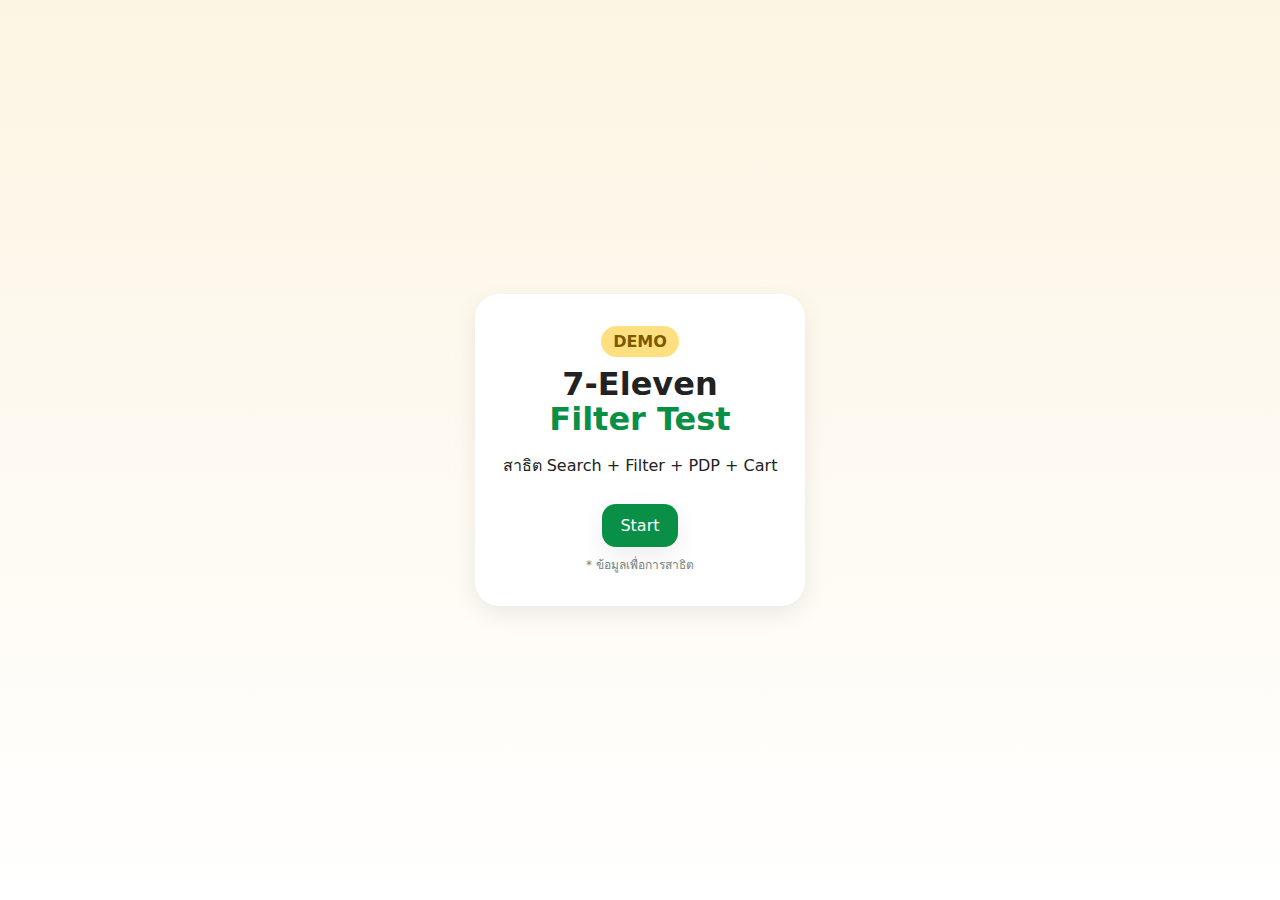
<file: demo/checkout.html>
<!doctype html>
<html lang="th">
<head>
  <meta charset="utf-8" />
  <meta name="viewport" content="width=device-width, initial-scale=1" />
  <title>ชำระเงิน - 7-Delivery Demo</title>
  <link rel="stylesheet" href="styles/main.css" />
  <style>
    /* สไตล์เฉพาะหน้านี้ */
    body{background:#f6f7f8}
    .page{max-width:960px;margin:0 auto;padding:16px;}
    .section{background:#fff;border-radius:16px;box-shadow:0 6px 16px #00000014;margin-bottom:16px}
    .section>h3{padding:16px 16px 0}
    .section>div{padding:16px}
    .grid-2{display:grid;gap:16px;grid-template-columns:1fr}
    @media(min-width:900px){.grid-2{grid-template-columns:1.2fr .8fr}}
    .field{margin-bottom:12px}
    .field label{display:block;font-size:14px;color:#333;margin-bottom:6px}
    .field input,.field textarea{width:100%;padding:12px 14px;border:1px solid #e6e6e6;border-radius:12px;outline:none}
    .field textarea{min-height:96px;resize:vertical}
    .pay-opt{display:flex;flex-direction:column;gap:10px}
    .radio{display:flex;align-items:center;gap:10px;padding:12px;border:1px solid #e6e6e6;border-radius:12px}
    .radio.disabled{opacity:.6}
    .chip{display:inline-flex;align-items:center;border-radius:999px;padding:4px 10px;font-size:12px;border:1px solid #ddd;color:#666;margin-left:6px}
    .soon{background:#f5f5f5;border-color:#eee;color:#999}
    .summary-list{display:flex;flex-direction:column;gap:10px}
    .sum-row{display:flex;justify-content:space-between;gap:10px}
    .sum-note{font-size:12px;color:#666}
    .total{font-weight:700;font-size:18px}
    .btn-row{display:flex;gap:10px}
    .btn{display:inline-flex;justify-content:center;align-items:center;padding:12px 16px;border-radius:12px;border:1px solid #e6e6e6;background:#fff;cursor:pointer}
    .btn.primary{background:#0a7b34;color:#fff;border-color:#0a7b34}
    .btn[disabled]{opacity:.5;cursor:not-allowed}
    header.appbar{height:56px;background:#0a7b34;color:#fff;display:flex;align-items:center;padding:0 14px;gap:10px}
    header.appbar a{color:#fff;text-decoration:none}
  </style>
</head>
<body>
  <header class="appbar">
    <a href="index.html" aria-label="back">←</a>
    <div>ชำระเงิน</div>
  </header>

  <main class="page">
    <div class="grid-2">
      <!-- ซ้าย: ฟอร์มที่อยู่ -->
      <section class="section">
        <h3>ที่อยู่จัดส่ง</h3>
        <div>
          <div class="field">
            <label>ชื่อ-นามสกุล *</label>
            <input id="nameInput" placeholder="เช่น ก้องดา ศนุชาบินเวลา" />
          </div>
          <div class="field">
            <label>เบอร์โทร *</label>
            <input id="phoneInput" placeholder="เช่น 08xxxxxxxx" inputmode="numeric" />
          </div>
          <div class="field">
            <label>ที่อยู่ *</label>
            <textarea id="addrInput" placeholder="บ้านเลขที่/อาคาร/ชั้น/ตรอก/ซอย/แขวง/เขต/จังหวัด/รหัสไปรษณีย์"></textarea>
          </div>
          <div class="field">
            <label>หมายเหตุถึงไรเดอร์ (ถ้ามี)</label>
            <input id="noteInput" placeholder="เช่น ฝากวางหน้าประตู" />
          </div>
          <div class="btn-row">
            <button id="useSaved" class="btn">ใช้ที่อยู่เดิม</button>
          </div>
        </div>
      </section>

      <!-- ขวา: สรุปรายการ -->
      <section class="section">
        <h3>สรุปรายการ</h3>
        <div>
          <div id="sumList" class="summary-list"></div>
          <hr style="border:none;border-top:1px solid #eee;margin:12px 0" />
          <div class="sum-row"><div>ค่าส่ง</div><div id="shipFee">฿0</div></div>
          <div class="sum-row total"><div>ยอดสุทธิ</div><div id="grandTotal">฿0</div></div>
        </div>
      </section>
    </div>

    <!-- วิธีชำระเงิน -->
    <section class="section">
      <h3>วิธีชำระเงิน</h3>
      <div>
        <div class="pay-opt">
          <label class="radio"><input type="radio" name="pay" value="cod" checked /> เก็บเงินปลายทาง (COD)</label>
          <label class="radio disabled"><input type="radio" name="pay" value="wallet" disabled /> TrueMoney Wallet <span class="chip soon">Coming soon</span></label>
          <label class="radio disabled"><input type="radio" name="pay" value="transfer" disabled /> โอนเงิน <span class="chip soon">Coming soon</span></label>
          <label class="radio disabled"><input type="radio" name="pay" value="points" disabled /> ใช้แต้ม <span class="chip soon">Coming soon</span></label>
        </div>
      </div>
    </section>

    <div class="btn-row" style="justify-content:flex-end">
      <a href="index.html" class="btn">กลับไปซื้อเพิ่ม</a>
      <button id="confirmBtn" class="btn primary" disabled>ยืนยันคำสั่งซื้อ</button>
    </div>
  </main>

  <script>
    // ====== Checkout Logic ======
    const $ = (s) => document.querySelector(s);
    const $$ = (s) => Array.from(document.querySelectorAll(s));

    const ADDR_KEY = 'checkoutAddress';
    const cart = JSON.parse(localStorage.getItem('cart') || '[]');

    // ถ้าตะกร้าว่าง กลับหน้าแรก
    if (!cart.length) window.location.href = 'index.html';

    // ใช้ที่อยู่เดิม (ถ้ามี)
    const saved = JSON.parse(localStorage.getItem(ADDR_KEY) || 'null');
    if (saved) {
      $('#useSaved').addEventListener('click', () => {
        $('#nameInput').value = saved.name || '';
        $('#phoneInput').value = saved.phone || '';
        $('#addrInput').value = saved.addr || '';
        $('#noteInput').value = saved.note || '';
        validate();
      });
    } else {
      $('#useSaved').disabled = true;
    }

    // แสดงสรุปรายการจาก localStorage.cart
    function money(n){ return '฿' + n; }
    function renderSummary(){
      const list = $('#sumList');
      list.innerHTML = '';
      let total = 0;
      cart.forEach(it => {
        const opts = [it.heat, it.sauce, ...(it.addons || [])].filter(Boolean).join(' · ');
        const row = document.createElement('div');
        row.className = 'sum-row';
        row.innerHTML = `<div>
            <div><strong>${it.name}</strong> x${it.qty}</div>
            ${opts ? `<div class="sum-note">${opts}</div>` : ``}
          </div>
          <div>${money(it.price * it.qty)}</div>`;
        list.appendChild(row);
        total += it.price * it.qty;
      });
      $('#shipFee').textContent = money(0); // mock: ส่งฟรี
      $('#grandTotal').textContent = money(total);
    }
    renderSummary();

    // ตรวจความครบถ้วนของฟอร์ม + วิธีชำระเงิน
    function validate(){
      const name = $('#nameInput').value.trim();
      const phone = $('#phoneInput').value.trim();
      const addr  = $('#addrInput').value.trim();

      const checked = $$('#input[name="pay"]').find(r => r.checked) // เผื่อพิมพ์ผิด selector
                      || $$('#input[name=pay]').find(r => r.checked)
                      || $$('#input[type="radio"][name="pay"]').find(r => r.checked)
                      || document.querySelector('input[name="pay"]:checked');

      const pay = checked ? checked.value : '';
      const ok = name && addr && /^[0-9]{9,11}$/.test(phone) && pay === 'cod';
      $('#confirmBtn').disabled = !ok;
    }

    // ผูกอีเวนต์ให้ฟอร์ม
    ['#nameInput', '#phoneInput', '#addrInput'].forEach(sel => {
      $(sel).addEventListener('input', validate);
    });
    $$('#input[name="pay"], input[name="pay"]').forEach(r => {
      r.addEventListener('change', validate);
    });
    validate();

    // ยืนยันคำสั่งซื้อ → บันทึกที่อยู่ → ไปหน้า delivery
    $('#confirmBtn').addEventListener('click', () => {
      const data = {
        name: $('#nameInput').value.trim(),
        phone: $('#phoneInput').value.trim(),
        addr : $('#addrInput').value.trim(),
        note : $('#noteInput').value.trim(),
        pay  : 'cod'
      };
      localStorage.setItem(ADDR_KEY, JSON.stringify(data));
      localStorage.setItem('lastTotal', $('#grandTotal').textContent);
      window.location.href = 'delivery.html';
    });
  </script>
</body>
</html>
</file>
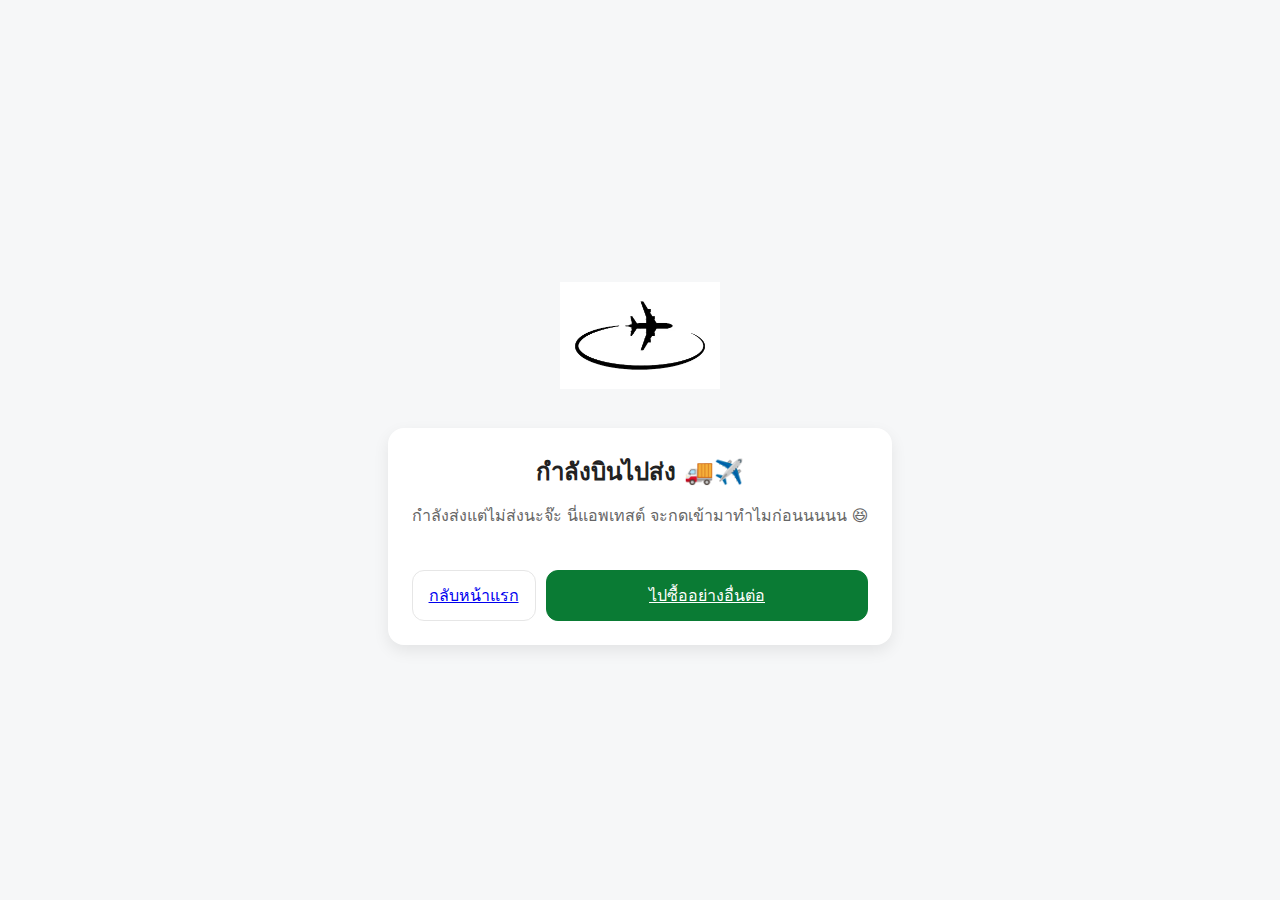
<file: demo/delivery.html>
<!doctype html>
<html lang="th">
<head>
  <meta charset="utf-8">
  <meta name="viewport" content="width=device-width, initial-scale=1">
  <title>กำลังจัดส่ง - 7-Delivery Demo</title>
  <link rel="stylesheet" href="styles/main.css">
  <style>
    .ship-wrap{min-height:100dvh;display:flex;flex-direction:column;align-items:center;justify-content:center;background:#f6f7f8;text-align:center;padding:24px}
    .plane{width:160px;height:160px;margin-bottom:12px;background: no-repeat center/contain url('assets/images/plane.jpg');animation:fly 2.2s ease-in-out infinite alternate}
    @keyframes fly{from{transform:translateX(-10px)}to{transform:translateX(10px)}}
    .card{background:#fff;border-radius:16px;box-shadow:0 6px 16px #00000014;padding:24px;max-width:520px}
    .btn{display:inline-flex;justify-content:center;align-items:center;padding:12px 16px;border-radius:12px;border:1px solid #e6e6e6;background:#fff;cursor:pointer}
    .btn.primary{background:#0a7b34;color:#fff;border-color:#0a7b34}
    .btn-row{display:flex;gap:10px;justify-content:center}
  </style>
</head>
<body>
  <div class="ship-wrap">
    <div class="plane" aria-hidden="true"></div>
    <div class="card">
      <h2 style="margin:0 0 6px">กำลังบินไปส่ง 🚚✈️</h2>
      <p style="margin:0 0 14px;color:#666">กำลังส่งแต่ไม่ส่งนะจ๊ะ นี่แอพเทสต์ จะกดเข้ามาทำไมก่อนนนนน 😆</p>
      <p id="sum" style="margin:0 0 16px;font-weight:600"></p>
      <div class="btn-row">
        <a class="btn" href="index.html">กลับหน้าแรก</a>
        <a class="btn primary" href="index.html">ไปซื้ออย่างอื่นต่อ</a>
      </div>
    </div>
  </div>
  <script>
    const total = localStorage.getItem('lastTotal') || '';
    if(total) document.getElementById('sum').textContent = 'ยอดคำสั่งซื้อ (mock): '+ total;
  </script>
</body>
</html>
</file>
<file: demo/styles/main.css>
:root{--green:#0a8f47;--chip:#dff3e6;--light:#f7f9f8;--shadow:0 8px 24px rgba(0,0,0,.08)}
*{box-sizing:border-box}
body{margin:0;font-family:system-ui,-apple-system,Segoe UI,Roboto;background:var(--light);color:#222}
.hidden{display:none !important}
/* Landing */
.landing{min-height:100vh;display:flex;align-items:center;justify-content:center;background:linear-gradient(180deg,#fdf5e3,#fff)}
.landing-inner{background:#fff;border-radius:24px;box-shadow:var(--shadow);padding:32px 28px;text-align:center;max-width:460px;margin:16px}
.landing h1{margin:0 0 8px;font-size:32px;line-height:1.1}
.landing h1 span{color:var(--green)}
.badge{display:inline-block;background:#ffe080;color:#7a5a00;border-radius:999px;padding:6px 12px;margin-bottom:10px;font-weight:700}
.badge.count{background:#ff5d6c;color:#fff;position:absolute;top:-6px;right:-6px;padding:2px 6px}
.cta{background:var(--green);color:#fff;border:none;border-radius:14px;padding:12px 18px;font-size:16px;cursor:pointer;box-shadow:var(--shadow);margin-top:10px;text-decoration:none;display:inline-block}
.cta.wide{width:100%}
.tip{margin-top:8px;color:#75827b;font-size:12px}

/* App */
.topbar{background:var(--green);color:#fff;padding:12px 16px;position:sticky;top:0;z-index:60;box-shadow:var(--shadow);display:flex;justify-content:space-between;align-items:center}
.brand{font-weight:700}
.icon-btn{background:#fff;border:1px solid #e3e7e5;border-radius:14px;padding:8px 10px;cursor:pointer;display:flex;align-items:center;justify-content:center;position:relative}
.icon-btn .icon-img{width:18px;height:18px;display:block}
.icon-btn.cart{background:#e9f6ef;border:none}
.container{max-width:960px;margin:0 auto;padding:12px}
.searchbar{display:flex;gap:10px;align-items:center;background:#fff;border-radius:24px;padding:10px 14px;box-shadow:var(--shadow);position:sticky;top:56px;z-index:40}
.searchbar input{flex:1;border:none;outline:none;font-size:16px}
.chips{display:flex;gap:8px;flex-wrap:wrap;padding:10px 2px}
.chip{background:var(--chip);border:none;border-radius:999px;padding:8px 14px;cursor:pointer}
.chip.active{background:#bfe7cf}
.tabs{display:flex;gap:8px;margin:8px 0}
.tab{border:none;background:#fff;border-radius:999px;padding:10px 14px;color:#333;box-shadow:var(--shadow)}
.tab.disabled{background:#ffe9a3;color:#8a6e11}
.tab.active{background:#fff;border:2px solid var(--green)}
.summary{margin:6px 2px;color:#333;font-size:14px}
.summary.hide{display:none}
.toolbar{display:flex;justify-content:flex-end;align-items:center;margin:6px 0;color:#586660}
.toolbar select{border:1px solid #e3e7e5;border-radius:10px;padding:6px 8px;background:#fff}

/* Grid & Card */
.grid{display:grid;grid-template-columns:repeat(2,1fr);gap:12px;margin-top:8px}
.grid.small{grid-template-columns:repeat(3,1fr)}
@media (min-width:680px){ .grid{grid-template-columns:repeat(3,1fr);} }
.card{background:#fff;border-radius:16px;box-shadow:var(--shadow);padding:10px;display:flex;flex-direction:column;gap:6px}
.card.clickable{cursor:pointer}
.thumb{height:140px;background:#f0f0f0;border-radius:12px;display:flex;align-items:center;justify-content:center;color:#999}
.title{margin:0;font-size:16px;line-height:1.2}
.meta{display:flex;gap:6px;align-items:center}
.price{font-weight:700;color:var(--green)}
.badge.promo{font-size:12px;padding:2px 6px;border-radius:8px;background:#ffe3ec;color:#b0003a}

/* Panel */
.panel{position:fixed;right:-380px;top:0;width:360px;height:100%;background:#fff;box-shadow:var(--shadow);transition:right .25s ease;z-index:70;display:flex;flex-direction:column}
.panel.open{right:0}
.panel-header{display:flex;justify-content:space-between;align-items:center;padding:12px 16px;border-bottom:1px solid #eee}
.panel-content{padding:12px 16px;overflow:auto}
.group{margin-bottom:14px}
.group-title{font-weight:700;margin-bottom:6px}
.group label{display:block;margin:4px 0}
.panel-actions{margin-top:auto;display:flex;gap:8px;padding:12px 16px;border-top:1px solid #eee;background:#fff}
.primary{background:var(--green);color:#fff;border:none;border-radius:10px;padding:10px 14px;cursor:pointer;flex:1}
.ghost{background:#fff;border:1px solid #e3e7e5;border-radius:10px;padding:10px 14px;cursor:pointer}
@media (max-width:720px){ .panel{width:85vw} .searchbar{top:56px} }

/* PDP Bottom Sheet */
.sheet{position:fixed;inset:0;z-index:80;display:flex;justify-content:center;align-items:flex-end}
.sheet-backdrop{position:absolute;inset:0;background:rgba(0,0,0,.35)}
.sheet-inner{position:relative;background:#fff;width:100%;max-width:960px;border-top-left-radius:16px;border-top-right-radius:16px;max-height:92vh;overflow:auto;box-shadow:var(--shadow)}
.sheet-header{display:flex;justify-content:flex-end;padding:8px 12px}
.pdp-hero .hero-img{height:200px;background:#eee;display:flex;align-items:center;justify-content:center;border-radius:12px;margin:0 12px}
.pdp-body{padding:12px}
.pdp-body h2{margin:8px 0}
.price-line{font-size:18px;font-weight:700;color:var(--green);margin-bottom:8px}
.opt-group{margin:10px 0}
.opt-title{font-weight:700;margin-bottom:6px}
.seg{display:flex;gap:8px;flex-wrap:wrap}
.seg-btn{border:1px solid #e3e7e5;border-radius:999px;padding:8px 14px;background:#fff;cursor:pointer}
.seg-btn.active{background:#e9f6ef;border-color:#9fd6bf}
.check-list label{display:flex;align-items:center;gap:8px;margin:4px 0}
.pdp-qty{display:flex;gap:12px;align-items:center;justify-content:center;margin:12px 0}
.qty{border:1px solid #e3e7e5;border-radius:10px;background:#fff;width:40px;height:36px;cursor:pointer}
/* PDP Bottom Sheet */
.sheet{position:fixed;inset:0;z-index:80;display:flex;justify-content:center;align-items:flex-end}
.sheet-backdrop{position:absolute;inset:0;background:rgba(0,0,0,.35);z-index:0;}   /* เพิ่ม z-index:0 */
.sheet-inner{
  position:relative;background:#fff;width:100%;max-width:960px;
  border-top-left-radius:16px;border-top-right-radius:16px;
  max-height:92vh;overflow:auto;box-shadow:var(--shadow);
  z-index:1;   /* เพิ่ม z-index:1 เพื่ออยู่เหนือ backdrop */
}

/* Recommendations */
.pdp-reco{padding:12px}
.pdp-reco h3{margin:8px 0}

/* Cart Drawer */
.cart-drawer{position:fixed;right:-420px;top:0;width:380px;height:100vh;background:#fff;box-shadow:var(--shadow);z-index:85;display:flex;flex-direction:column;transition:right .25s ease}
.cart-drawer.open{right:0}
.cart-head{display:flex;justify-content:space-between;align-items:center;padding:12px 16px;border-bottom:1px solid #eee}
.cart-body{padding:12px 16px;overflow:auto;flex:1}
.cart-item{display:flex;justify-content:space-between;gap:10px;border-bottom:1px dashed #eee;padding:8px 0}
.cart-foot{border-top:1px solid #eee;padding:12px 16px;display:flex;justify-content:space-between;align-items:center}
.total{font-weight:700}
.hide{display:none}
/* Image fit */
.thumb img{ width:100%; height:100%; object-fit:cover; border-radius:12px; }
.pdp-hero .hero-img img{ width:100%; height:100%; object-fit:cover; border-radius:12px; }

button.full{width:100%}
button.primary{background:#0a7b34;color:#fff;border:1px solid #0a7b34;border-radius:12px;padding:12px 16px}
button.primary:disabled{opacity:.5;cursor:not-allowed}

/* ===== GitHub chip on member photo ===== */
.team-card .media-wrap{
  position: relative;
}
.team-card .media-wrap img{
  aspect-ratio: 1/1; object-fit: cover; width: 100%;
  border-radius: .75rem; /* match .rounded-4 visual */
}

/* chip button */
.gh-chip{
  position: absolute; right: 10px; bottom: 10px;
  display: inline-flex; align-items: center; justify-content: center;
  width: 40px; height: 40px; border-radius: 10px;
  background: rgba(11, 17, 24, .75); /* dark glass */
  border: 1px solid rgba(134, 239, 172, .25); /* soft green border */
  color: #dbeafe; backdrop-filter: blur(6px);
  transition: transform .18s ease, filter .18s ease, background .18s ease, border-color .18s ease;
}
.gh-chip:hover, .gh-chip:focus{
  transform: translateY(-1px);
  background: rgba(27,165,72,.18);
  border-color: rgba(27,165,72,.45);
  outline: none; color: #eaf6ff;
}
.gh-chip:active{ transform: translateY(0) }

.gh-chip .bi{ font-size: 1.1rem }

/* improve tap size on mobile */
@media (max-width: 575px){
  .gh-chip{ width: 44px; height: 44px; right: 12px; bottom: 12px }
}
</file>
